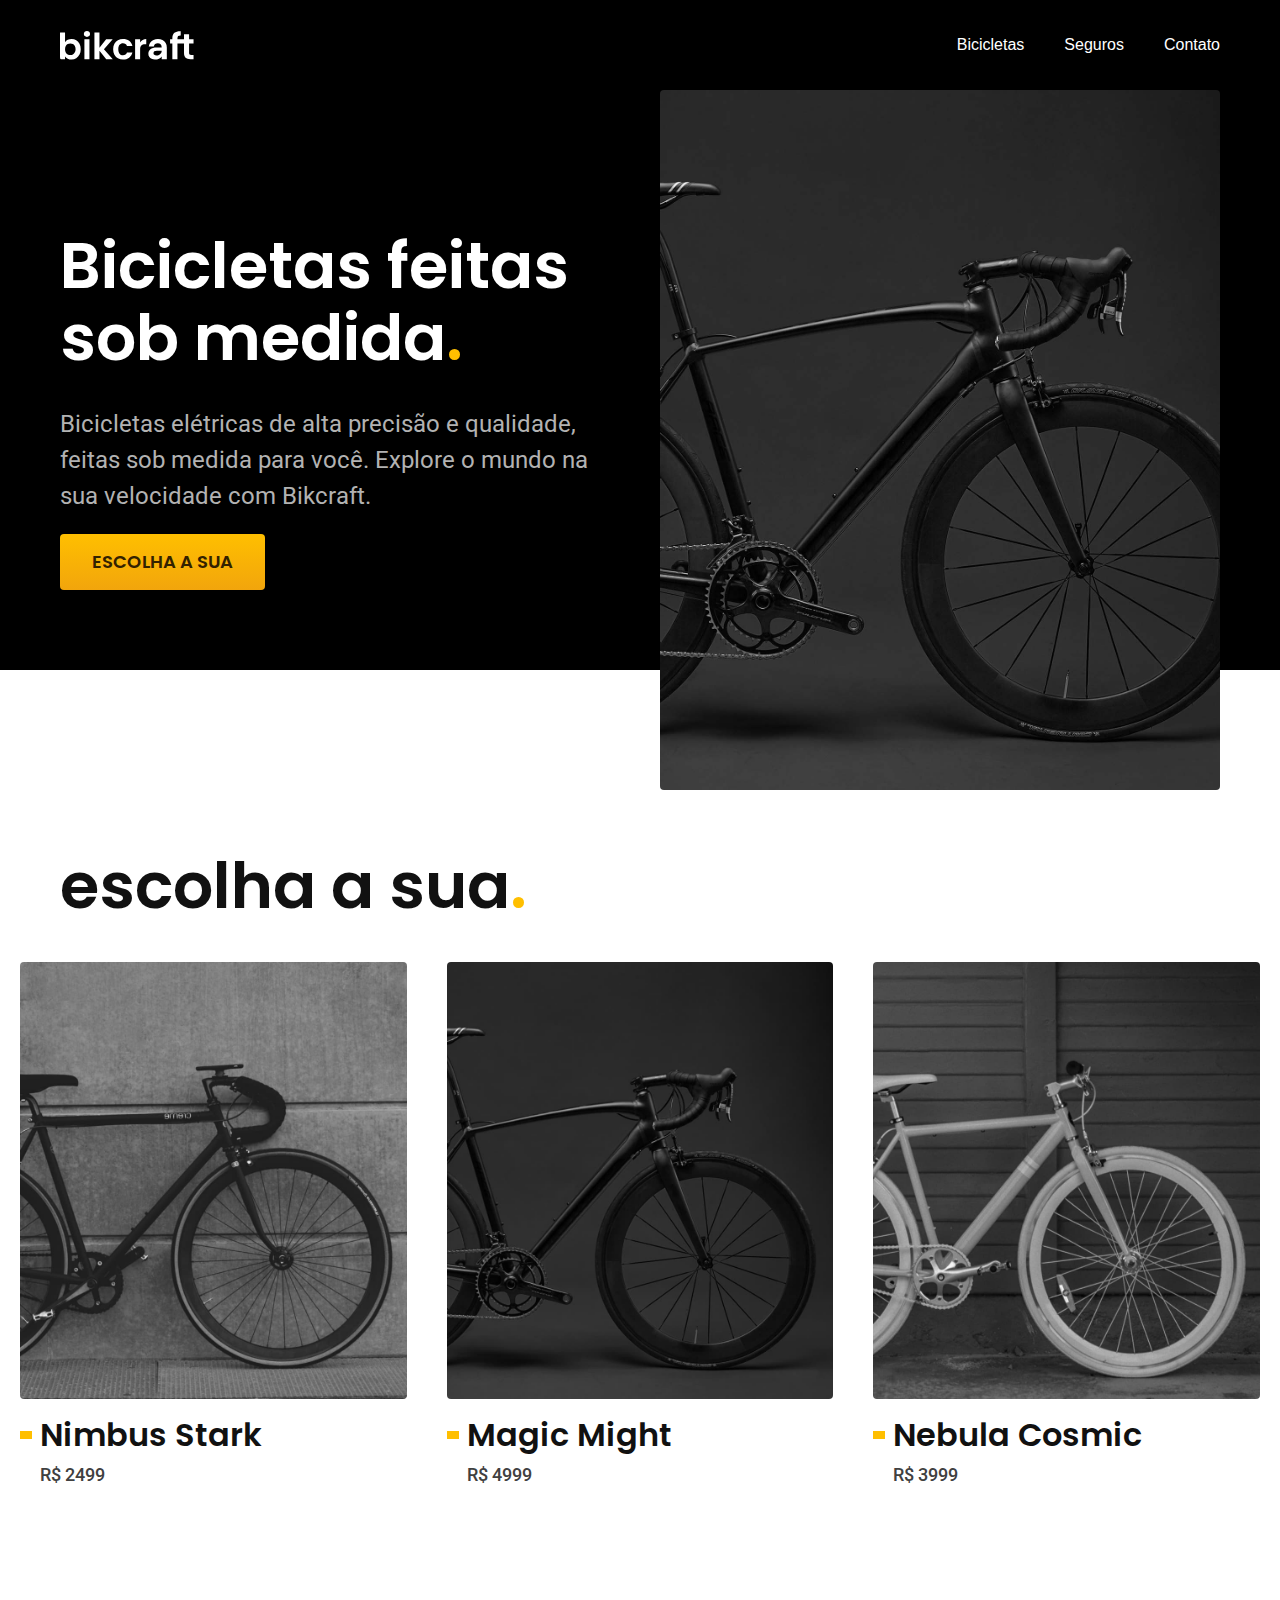
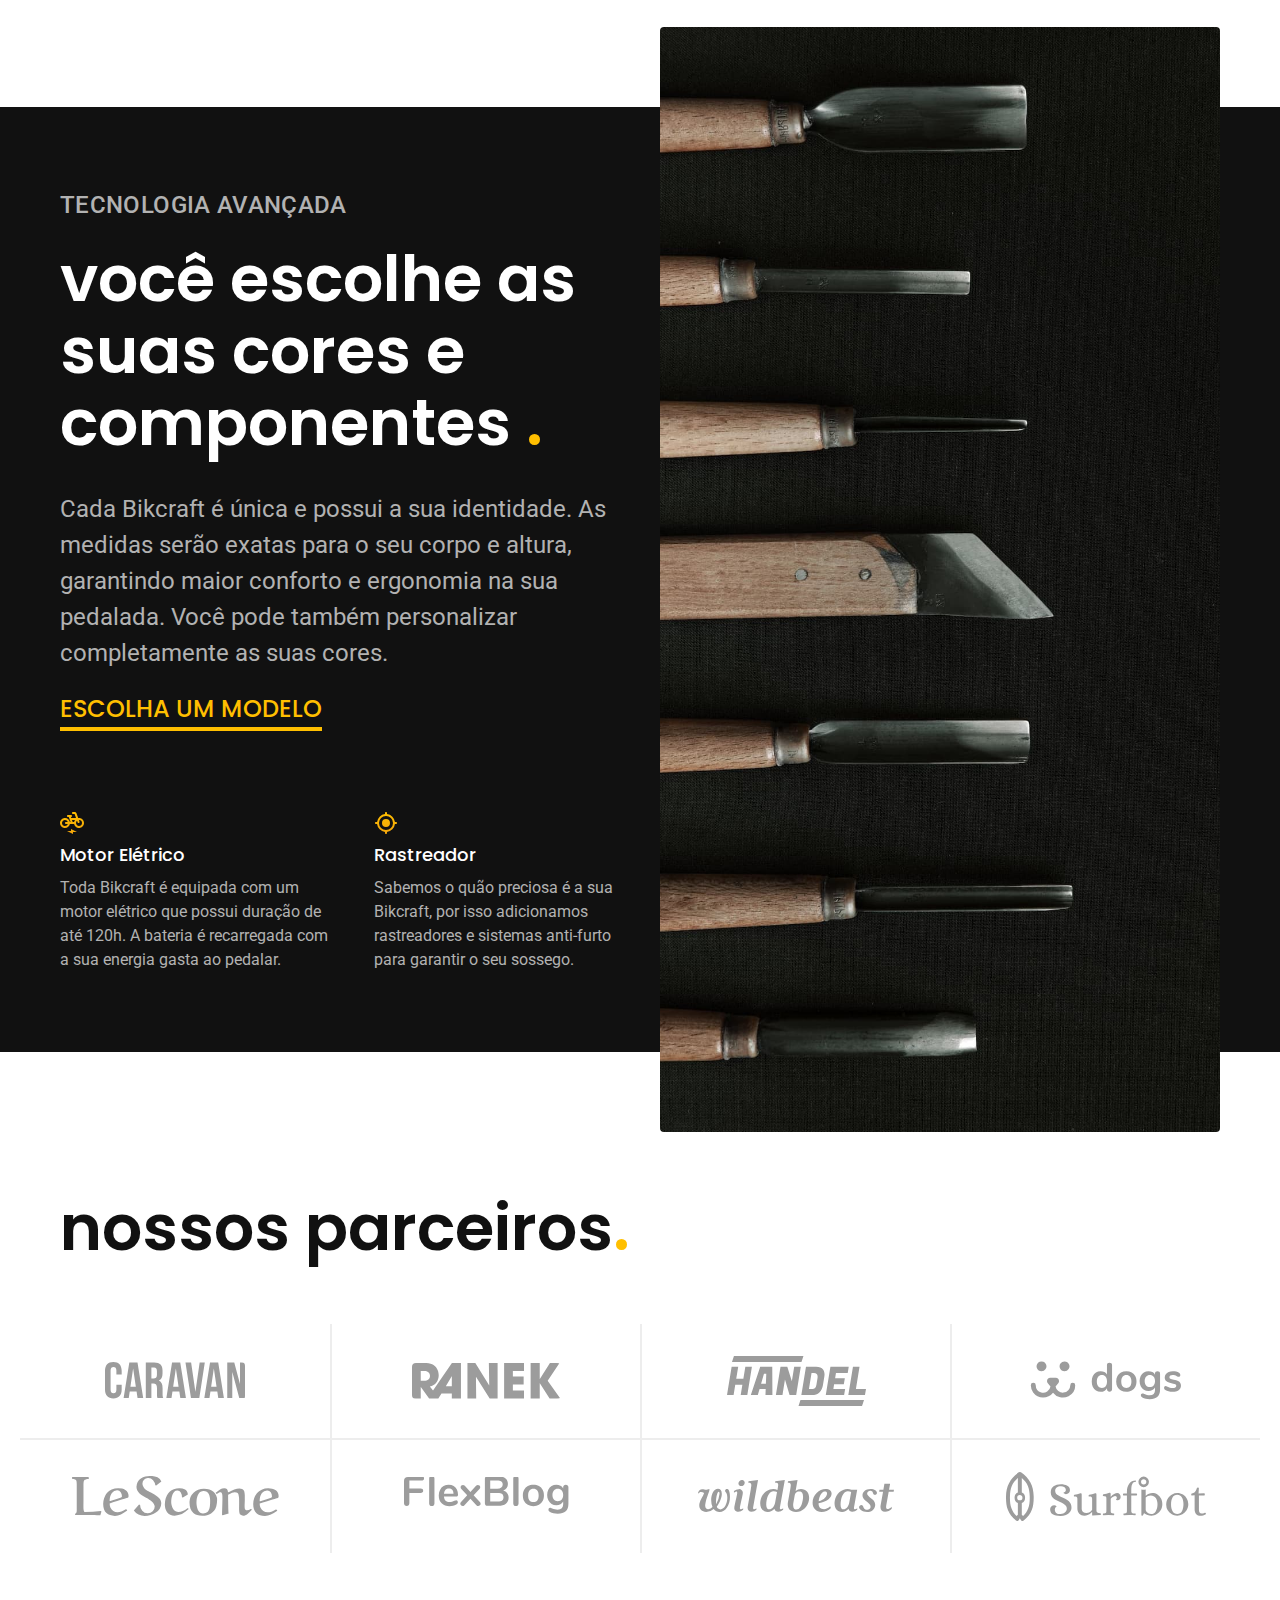
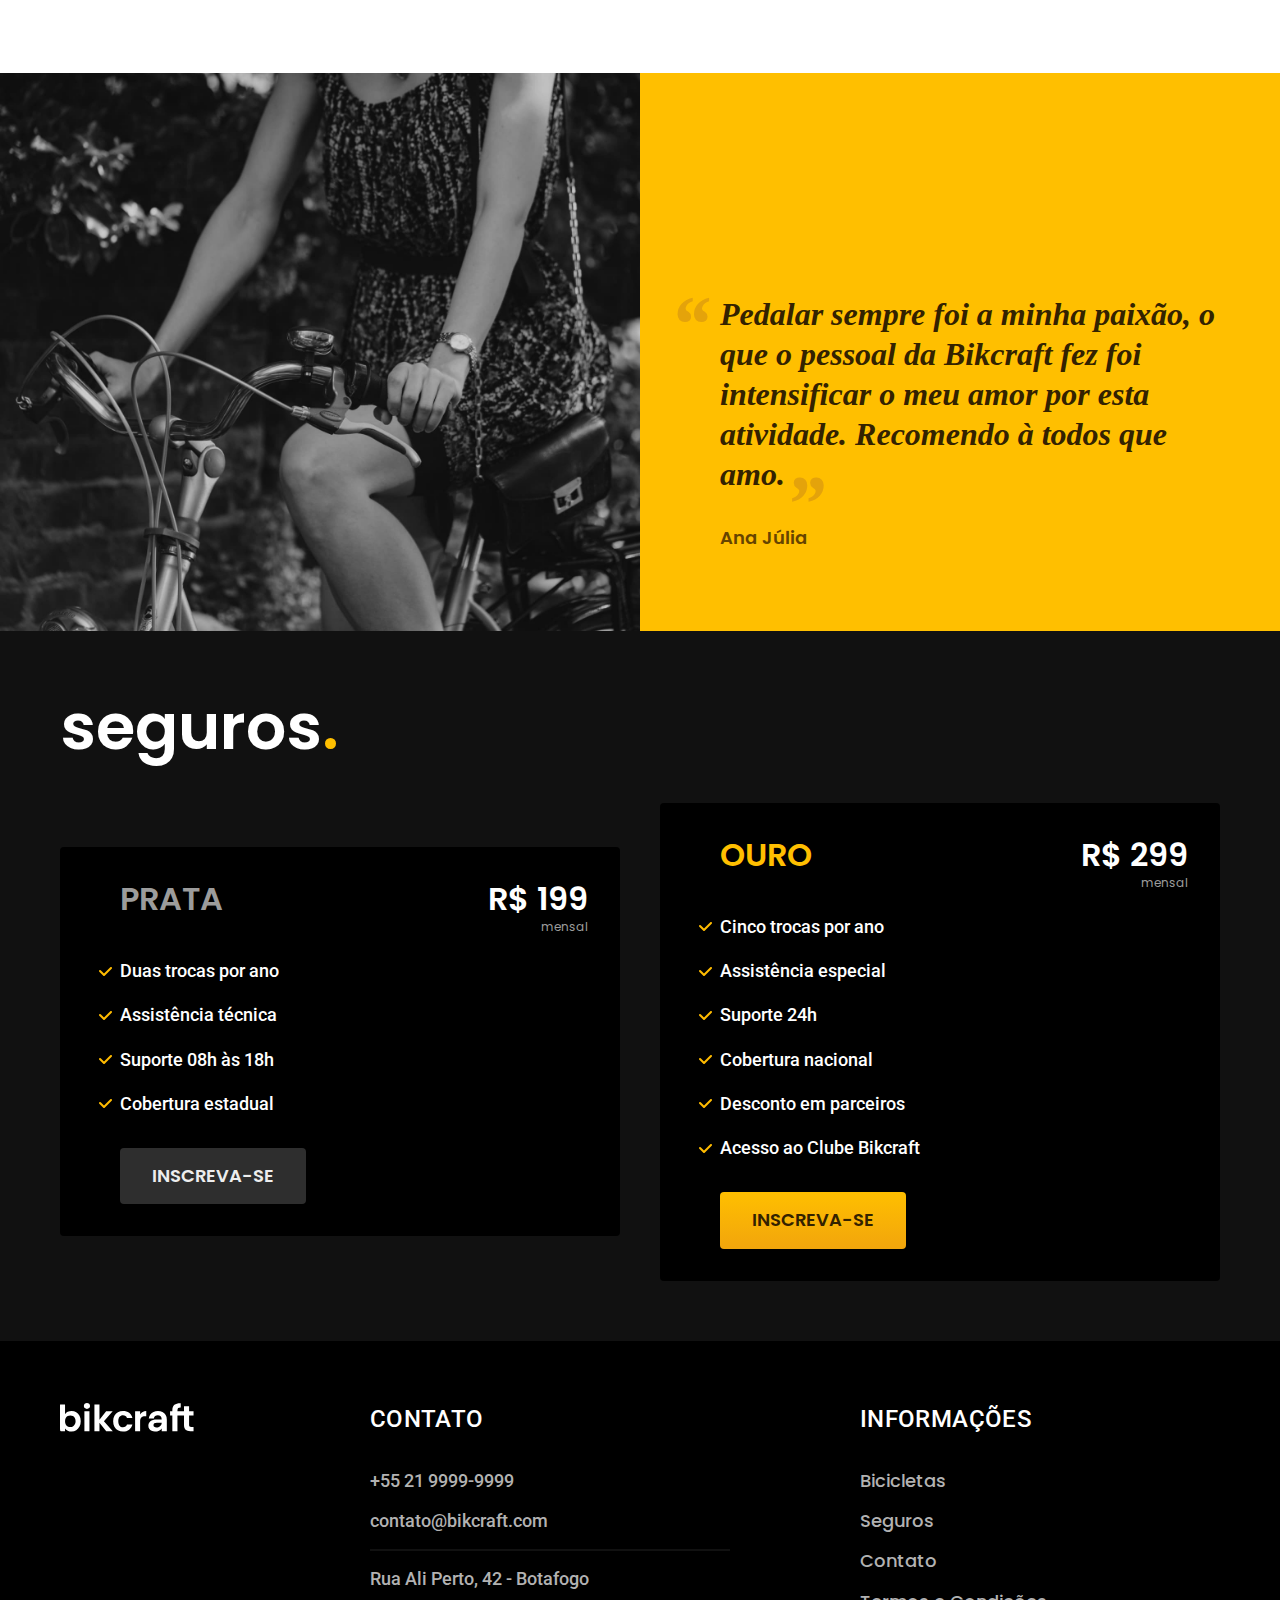
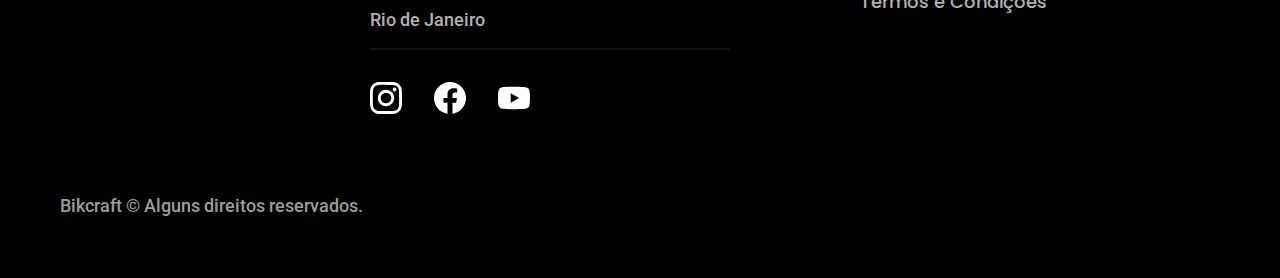
<file: index.html>
<!DOCTYPE html>
<html lang="pt-br">
<head>
  <meta charset="UTF-8">
  <meta name="viewport" content="width=device-width, initial-scale=1.0">
  <title>Bikcraft - Bicicletas Elétricas</title>
  <meta name="description" content="Bicicletas elétricas de alta precisão e qualidade,
  feitas sob medida para o cliente. Explore o mundo na sua velocidade com Bikcraft">

  <link rel="stylesheet" href="./css/style.css">

  <link rel="preconnect" href="https://fonts.googleapis.com">
  <link rel="preconnect" href="https://fonts.gstatic.com" crossorigin>
  <link href="https://fonts.googleapis.com/css2?family=Merriweather&family=Poppins:wght@400;600&family=Roboto:wght@400;500&display=swap" rel="stylesheet">
</head>

<body>
  <header class="header-bg">
    <div class="header container">
      <a href="./">
        <img src="./img/bikcraft.svg" alt="Bikcraft">
      </a>
      <nav aria-label="primaria">
        <ul class="header-menu  cor-0">
          <li><a href="./bicicletas.html">Bicicletas</a></li>
          <li><a href="./seguros.html">Seguros</a></li>
          <li><a href="./contato.html">Contato</a></li>
        </ul>
      </nav>
    </div>
  </header>

  <main class="introducao-bg">
    <div class="introducao container">
      <div class="introducao-conteudo">
       <h1 class="font-1-xxl font-1-m cor-0">Bicicletas feitas sob medida<span class="cor-p1">.</span></h1>
       <p class="font-2-l cor-5">Bicicletas elétricas de alta precisão e qualidade, feitas 
       sob medida para você. Explore o mundo na sua velocidade 
       com Bikcraft.</p>
       <a  class="botao" href="./bicicletas.html">Escolha a sua</a>
      </div>
      <div class="introducao-imagem">
        <img src="./img/fotos/introducao.jpg" alt="Bicicleta elétrica preta">
      </div>
    </div>
  </main>

  <article class="bicicletas-lista">
    <h2 class="container font-1-xxl ">escolha a sua<span class="cor-p1">.</span></h2>

    <ul>
      <li>
        <a href="./bicicletas/magic.html">
         <img src="./img/bicicletas/magic-home.jpg" alt="Bicicleta preta">
         <h3 class="font-1-xl">Nimbus Stark</h3>
         <span class="font-2-m cor-8">R$ 2499</span>
        </a>
      </li>

      <li>
        <a href="./bicicletas/nimbus.html">
         <img src="./img/bicicletas/nimbus-home.jpg" alt="Bicicleta preta">
         <h3 class="font-1-xl">Magic Might</h3>
         <span class="font-2-m cor-8">R$ 4999</span>
        </a>
      </li>

      <li>
        <a href="./bicicletas/nebula.html">
         <img src="./img/bicicletas/nebula-home.jpg"Bicicleta preta">
         <h3 class="font-1-xl">Nebula Cosmic</h3>
         <span class="font-2-m cor-8">R$ 3999</span>
        </a>
      </li>
    </ul>
  </article>

  <article class="tecnologia-bg">
    <div class="tecnologia container">
      <div class="tecnologia-conteudo">
        <span class="font-2-l-b cor-5">Tecnologia Avançada</span>
        <h2 class="font-1-xxl cor-0">você escolhe as suas cores e componentes <span class="cor-p1">.</span></h2>
        <p class="font-2-l cor-5">Cada Bikcraft é única e possui a sua identidade. As medidas serão exatas para o seu corpo e altura, garantindo maior conforto e ergonomia na sua pedalada. Você pode também personalizar completamente as suas cores.</p>
        <a class="link" href="./bicicletas.html">escolha um modelo</a>
       <div class="tecnologia-vantagens">
          <div>
            <img src="./img/icones/eletrica.svg" alt="">
            <h3 class="font-1-m cor-0">Motor Elétrico</h3>
            <p class="font-2-s cor-5">Toda Bikcraft é equipada com um motor elétrico que possui duração de até 120h. A bateria é recarregada com a sua energia gasta ao pedalar.</p>
          </div>

          <div>
            <img src="./img/icones/rastreador.svg" alt="">
            <h3 class="font-1-m cor-0">Rastreador</h3>
            <p class="font-2-s cor-5">Sabemos o quão preciosa é a sua Bikcraft, por isso adicionamos rastreadores e sistemas anti-furto para garantir o seu sossego.</p>
          </div>
        </div>
      </div>
      <div class="tecnologia-imagem">
        <img src="./img/fotos/tecnologia.jpg" alt="">
      </div>
    </div>
  </article>

  <section class="parceiros" aria-label="Nossos Parceiros">
    <h2 class="container font-1-xxl ">nossos parceiros<span class="cor-p1">.</span></h2>

    <ul>
      <li><img src="./img/parceiros/caravan.svg" alt="caravan"></li>
      <li><img src="./img/parceiros/ranek.svg" alt="ranek"></li>
      <li><img src="./img/parceiros/handel.svg" alt="handel"></li>
      <li><img src="./img/parceiros/dogs.svg" alt="dogs"></li>
      <li><img src="./img/parceiros/lescone.svg" alt="lescone"></li>
      <li><img src="./img/parceiros/flexblog.svg" alt="flexblog"></li>
      <li><img src="./img/parceiros/wildbeast.svg" alt="wildbeast"></li>
      <li><img src="./img/parceiros/surfbot.svg" alt="surfbot"></li>
    </ul>
  </section>

  <section class="depoimento" arai-label="Depoimento">
    <div>
      <img src="./img/fotos/depoimento.jpg" alt="Pessoa pedalando uma bicicleta Bikcraft">
    </div>

    <div class="depoimento-conteudo">
      <blockquote class="font-1-xl cor-p5">
        <p>Pedalar sempre foi a minha paixão, o que o pessoal da Bikcraft fez foi intensificar o meu amor por esta atividade. Recomendo à todos que amo.</p>
      </blockquote>
      <span class="font-1-m-b cor-p4">Ana Júlia</span>
    </div>
  </section>

  <article class="seguros-bg">
    <div class="seguros container">
      <h2 class="font-1-xxl cor-0">seguros<span class="cor-p1">.</span></h2>
    
      <div class="seguros-item">
        <h3 class="font-1-xl cor-6">PRATA</h3>
        <span class="font-1-xl cor-0">R$ 199 <span class="font-1-xs cor-6">mensal</span></span>
          <ul class="font-2-m cor-0">
            <li>Duas trocas por ano</li>
            <li>Assistência técnica</li>
            <li>Suporte 08h às 18h</li>
            <li>Cobertura estadual</li>
          </ul>
          <a class="botao secundario" href="./orcamento.html">Inscreva-se</a>
      </div>

      <div class="seguros-item">
        <h3 class="font-1-xl cor-p1">OURO</h3>
        <span class="font-1-xl cor-0">R$ 299 <span class="font-1-xs cor-6">mensal</span></span>

        <ul class="font-2-m cor-0">
          <li>Cinco trocas por ano</li>
          <li>Assistência especial</li>
          <li>Suporte 24h</li>
          <li>Cobertura nacional</li>
          <li>Desconto em parceiros</li>
          <li>Acesso ao Clube Bikcraft</li>
        </ul>
        <a class="botao" href="./orcamento.html">Inscreva-se</a>
      </div>
    </div>
  </article>

  <footer class="footer-bg">
    <div class="footer container">
      <img src="./img/bikcraft.svg" alt="Bikcraft">
      <div class="footer-contato">
        <h3 class="font-2-l-b cor-0">Contato</h3>
        <ul class="font-2-m cor-5">
          <li><a href="tel:+55219999999">+55 21 9999-9999</a></li>
          <li><a href="mailto:contato@bikcraft.com">contato@bikcraft.com</a></li>
          <li>Rua Ali Perto, 42 - Botafogo</li>
          <li>Rio de Janeiro</li>
        </ul>
        <div class="footer-redes">
          <a href="/">
            <img src="./img/redes/instagram.svg" alt="instagram">
          </a>
          <a href="/">
            <img src="./img/redes/facebook.svg" alt="facebook">
          </a>
          <a href="/">
            <img src="./img/redes/youtube.svg" alt="youtube">
          </a>
        </div>
      </div>

      <div class="footer-informacoes">
        <h3 class="font-2-l-b cor-0">Informações</h3>
        <nav>
          <ul class="font-1-m cor-5">
            <li><a href="./bicicletas.html">Bicicletas</a></li>
            <li><a href="./seguros.html">Seguros</a></li>
            <li><a href="./contato.html">Contato</a></li>
            <li><a href="./termos.html">Termos e Condições</a></li>
          </ul>
        </nav>
      </div>
      <p class="footer-copy font-2-m cor-6">Bikcraft © Alguns direitos reservados.</p>
    </div>
  </footer>
</body>
</html>
</file>
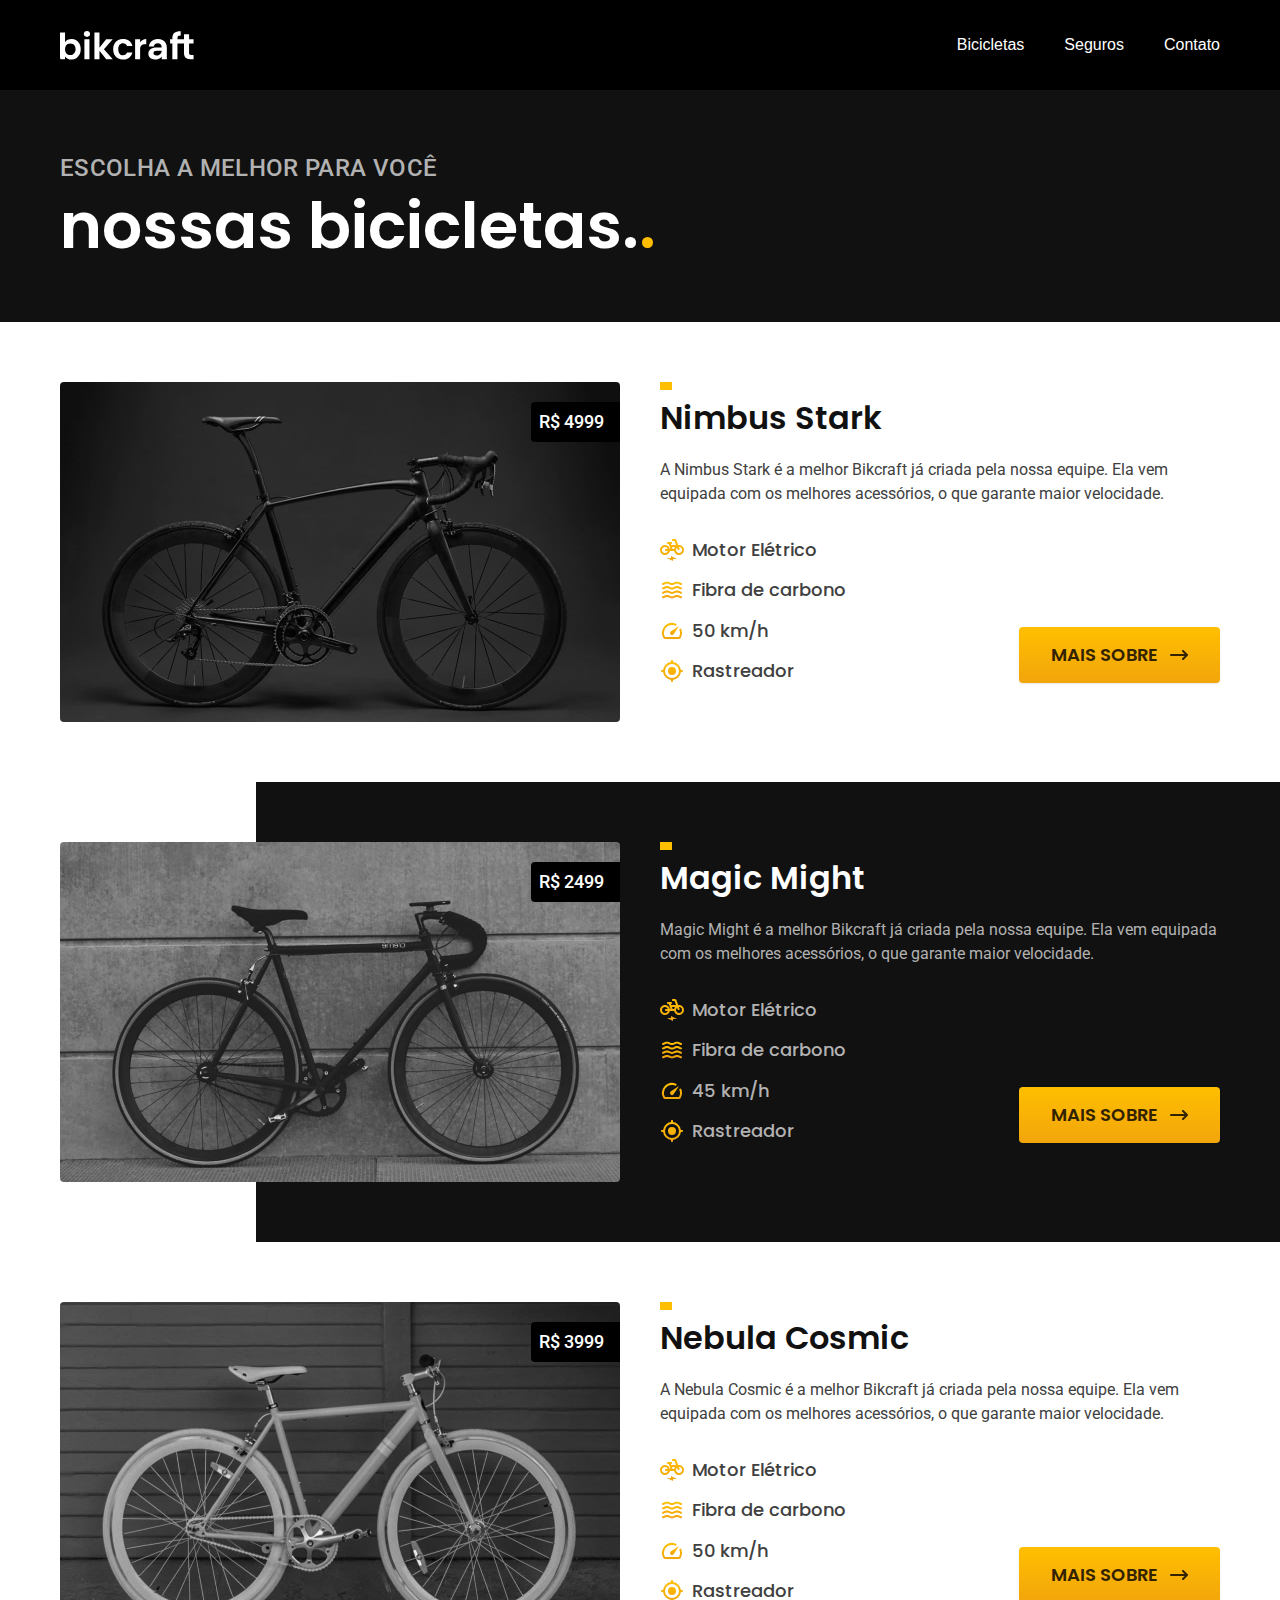
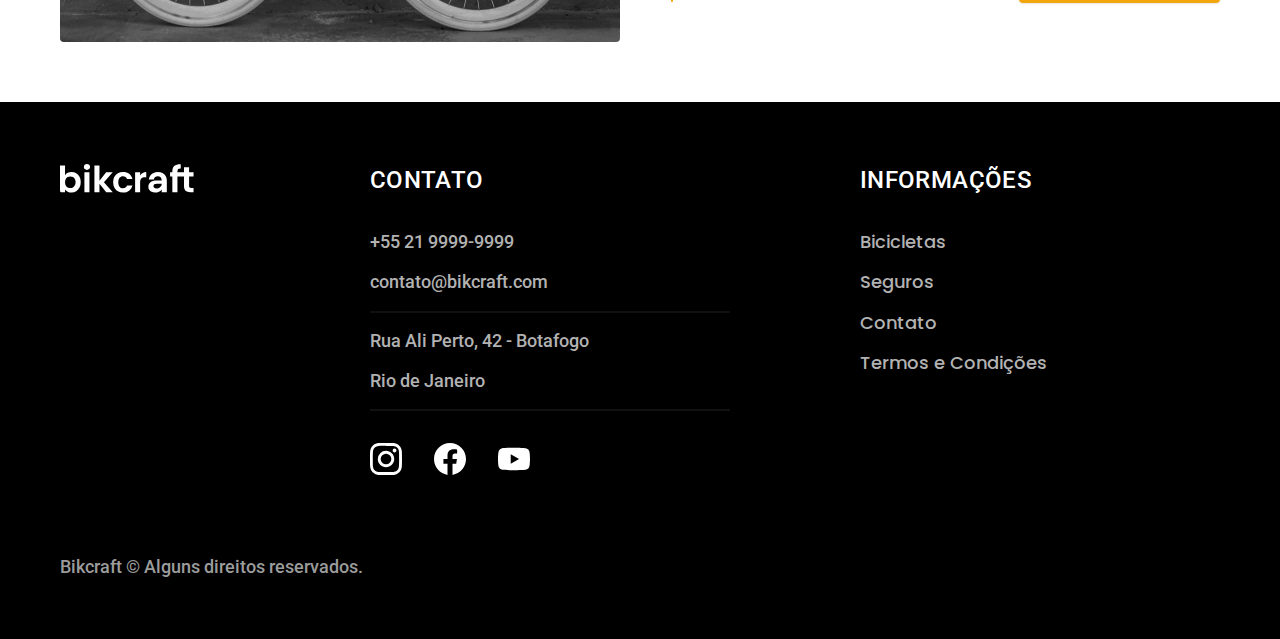
<file: bicicletas.html>
<!DOCTYPE html>
<html lang="pt-br">

<head>
  <meta charset="UTF-8">
  <meta name="viewport" content="width=device-width, initial-scale=1.0">
  
  <title>Bicicletas | Bikcraft</title>
  <meta name="description" content="Termos e condições">

  <link rel="stylesheet" href="./css/style.css">

   <link rel="preconnect" href="https://fonts.googleapis.com">
   <link rel="preconnect" href="https://fonts.gstatic.com" crossorigin>
   <link href="https://fonts.googleapis.com/css2?family=Merriweather&family=Poppins:wght@400;600&family=Roboto:wght@400;500&display=swap" rel="stylesheet">
</head>
  
<body id="bicicletas">
  <header class="header-bg">
    <div class="header container">
      <a href="./">
        <img src="./img/bikcraft.svg" alt="Bikcraft">
      </a>
      <nav aria-label="primaria">
        <ul class="header-menu  cor-0">
          <li><a href="./bicicletas.html">Bicicletas</a></li>
          <li><a href="./seguros.html">Seguros</a></li>
          <li><a href="./contato.html">Contato</a></li>
        </ul>
      </nav>
    </div>
  </header>

  <main>
    <div class="titulo-bg">
      <div class="titulo container">
        <p class="font-2-l-b cor-5">Escolha a melhor para você</p>
        <h1 class="font-1-xxl cor-0">nossas bicicletas.<span class="cor-p1">.</span></h1>
      </div>
    </div>

  
    <div class="bicicletas container">
      <div class="bicicletas-imagem">
        <img src="./img/bicicletas/nimbus.jpg" alt="Bicleta preta">
        <span class="font-2-m cor-0">R$ 4999</span>
      </div>

      <div class="bicicletas-conteudo">
        <h2 class="font-1-xl">Nimbus Stark</h2>
        <p class="font-2-s cor-8">A Nimbus Stark é a melhor Bikcraft já criada pela nossa equipe. Ela vem equipada com os melhores acessórios, o que garante maior velocidade.</p>
        <ul class="font-1-m cor-8">
          <li><img src="./img/icones/eletrica.svg" alt="">Motor Elétrico</li>
          <li><img src="./img/icones/carbono.svg" alt="">Fibra de carbono</li>
          <li><img src="./img/icones/velocidade.svg" alt="">50 km/h</li>
          <li><img src="./img/icones/rastreador.svg" alt="">Rastreador</li>
        </ul>
        <a class="botao seta" href="./bicicletas/nimbus.html">Mais Sobre</a>
      </div>
    </div>


    <div class="bicicletas-bg">
      <div class="bicicletas container">
        <div class="bicicletas-imagem">
          <img src="./img/bicicletas/magic.jpg" alt="Bicleta preta">
          <span class="font-2-m cor-0">R$ 2499</span>
        </div>

        <div class="bicicletas-conteudo">
          <h2 class="font-1-xl cor-0">Magic Might</h2>
          <p class="font-2-s cor-5">Magic Might é a melhor Bikcraft já criada pela nossa equipe. Ela vem equipada com os melhores acessórios, o que garante maior velocidade.</p>
          <ul class="font-1-m cor-5">
            <li><img src="./img/icones/eletrica.svg" alt="">Motor Elétrico</li>
            <li><img src="./img/icones/carbono.svg" alt="">Fibra de carbono</li>
            <li><img src="./img/icones/velocidade.svg" alt="">45 km/h</li>
            <li><img src="./img/icones/rastreador.svg" alt="">Rastreador</li>
          </ul>
          <a class="botao seta" href="./bicicletas/magic.html">Mais Sobre</a>
        </div>
      </div>
    </div>

  
    <div class="bicicletas container">
      <div class="bicicletas-imagem">
        <img src="./img/bicicletas/nebula.jpg" alt="Bicleta preta">
        <span class="font-2-m cor-0">R$ 3999</span>
      </div>

      <div class="bicicletas-conteudo">
        <h2 class="font-1-xl">Nebula Cosmic</h2>
        <p class="font-2-s cor-8">A Nebula Cosmic é a melhor Bikcraft já criada pela nossa equipe. Ela vem equipada com os melhores acessórios, o que garante maior velocidade.</p>
        <ul class="font-1-m cor-8">
          <li><img src="./img/icones/eletrica.svg" alt="">Motor Elétrico</li>
          <li><img src="./img/icones/carbono.svg" alt="">Fibra de carbono</li>
          <li><img src="./img/icones/velocidade.svg" alt="">50 km/h</li>
          <li><img src="./img/icones/rastreador.svg" alt="">Rastreador</li>
        </ul>
        <a class="botao seta" href="./bicicletas/nebula.html">Mais Sobre</a>
      </div>
    </div>
  </main>


  <footer class="footer-bg">
    <div class="footer container">
      <img src="./img/bikcraft.svg" alt="Bikcraft">
      <div class="footer-contato">
        <h3 class="font-2-l-b cor-0">Contato</h3>
        <ul class="font-2-m cor-5">
          <li><a href="tel:+55219999999">+55 21 9999-9999</a></li>
          <li><a href="mailto:contato@bikcraft.com">contato@bikcraft.com</a></li>
          <li>Rua Ali Perto, 42 - Botafogo</li>
          <li>Rio de Janeiro</li>
        </ul>
        <div class="footer-redes">
          <a href="/">
            <img src="./img/redes/instagram.svg" alt="instagram">
          </a>
          <a href="/">
            <img src="./img/redes/facebook.svg" alt="facebook">
          </a>
          <a href="/">
            <img src="./img/redes/youtube.svg" alt="youtube">
          </a>
        </div>
      </div>

      <div class="footer-informacoes">
        <h3 class="font-2-l-b cor-0">Informações</h3>
        <nav>
          <ul class="font-1-m cor-5">
            <li><a href="./bicicletas.html">Bicicletas</a></li>
            <li><a href="./seguros.html">Seguros</a></li>
            <li><a href="./contato.html">Contato</a></li>
            <li><a href="./contato.html">Termos e Condições</a></li>
          </ul>
        </nav>
      </div>
      <p class="footer-copy font-2-m cor-6">Bikcraft © Alguns direitos reservados.</p>
    </div>
  </footer>
</body>
</html>
</file>
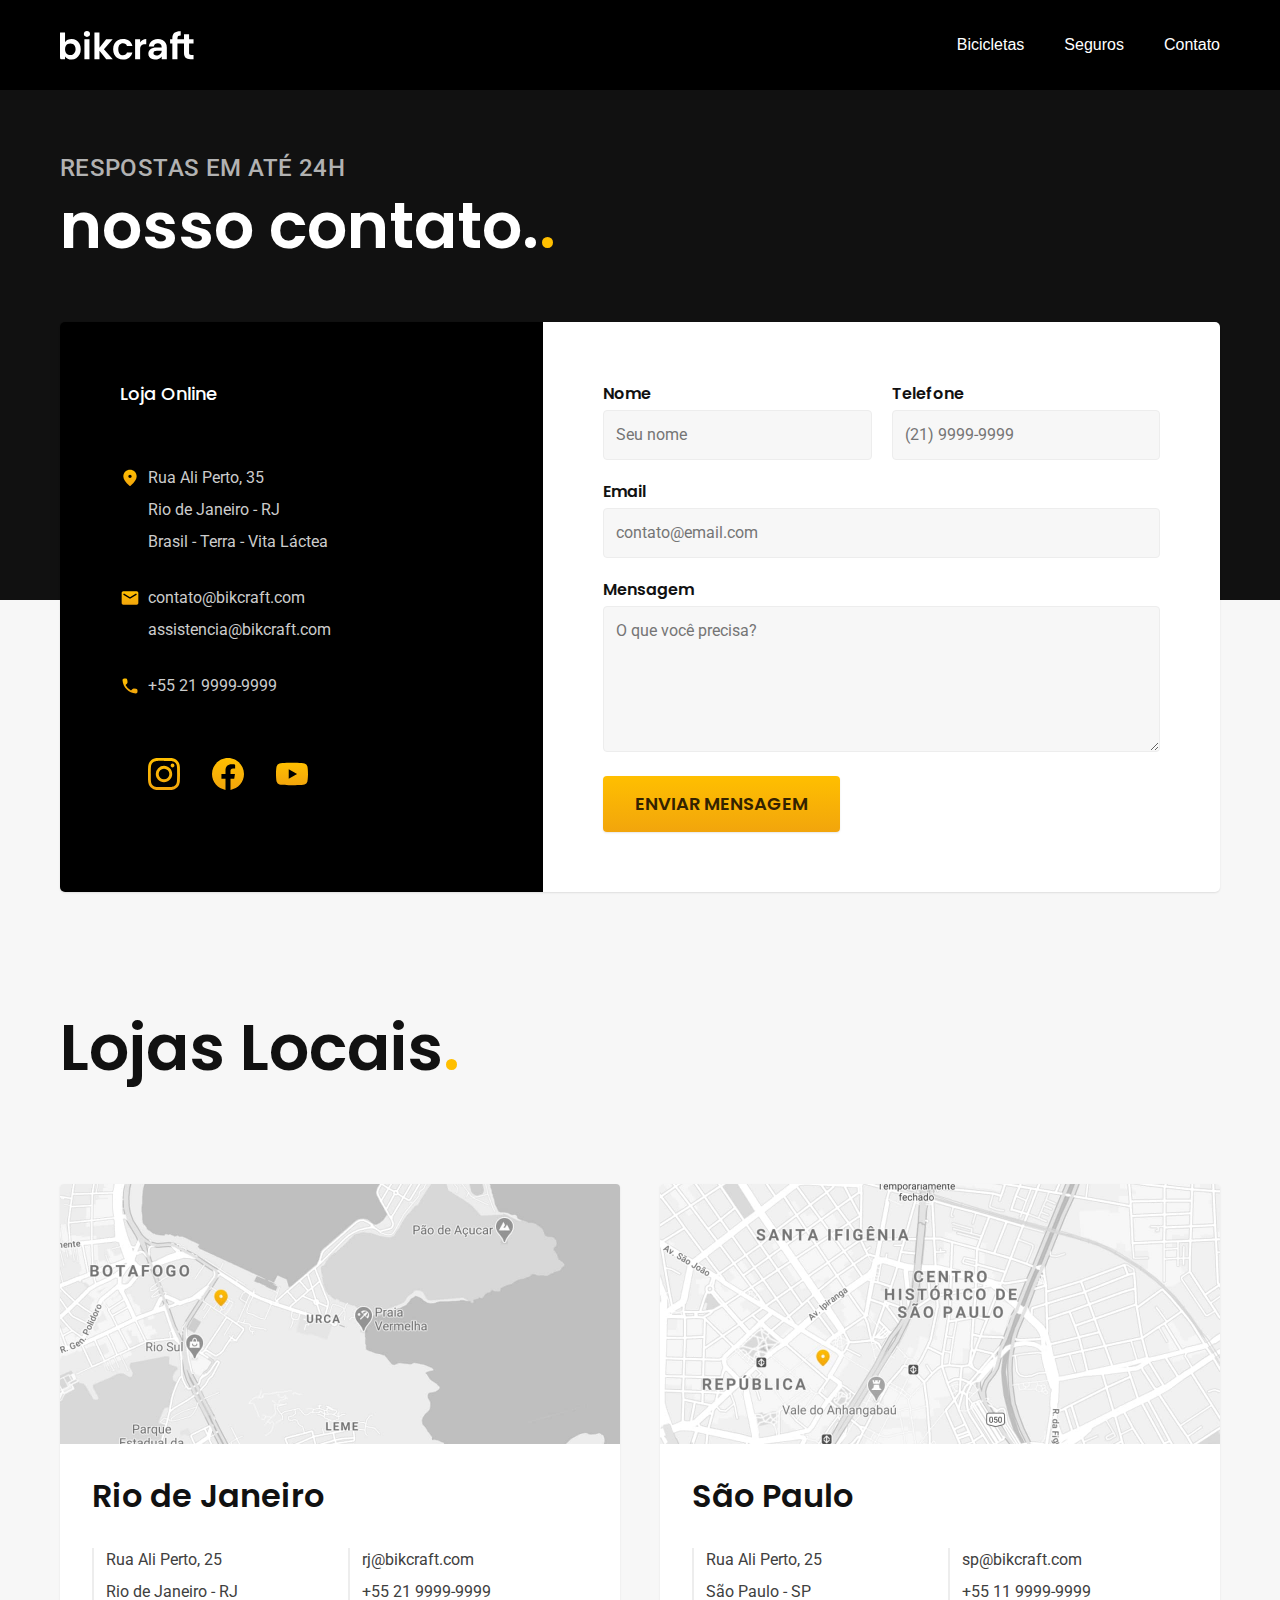
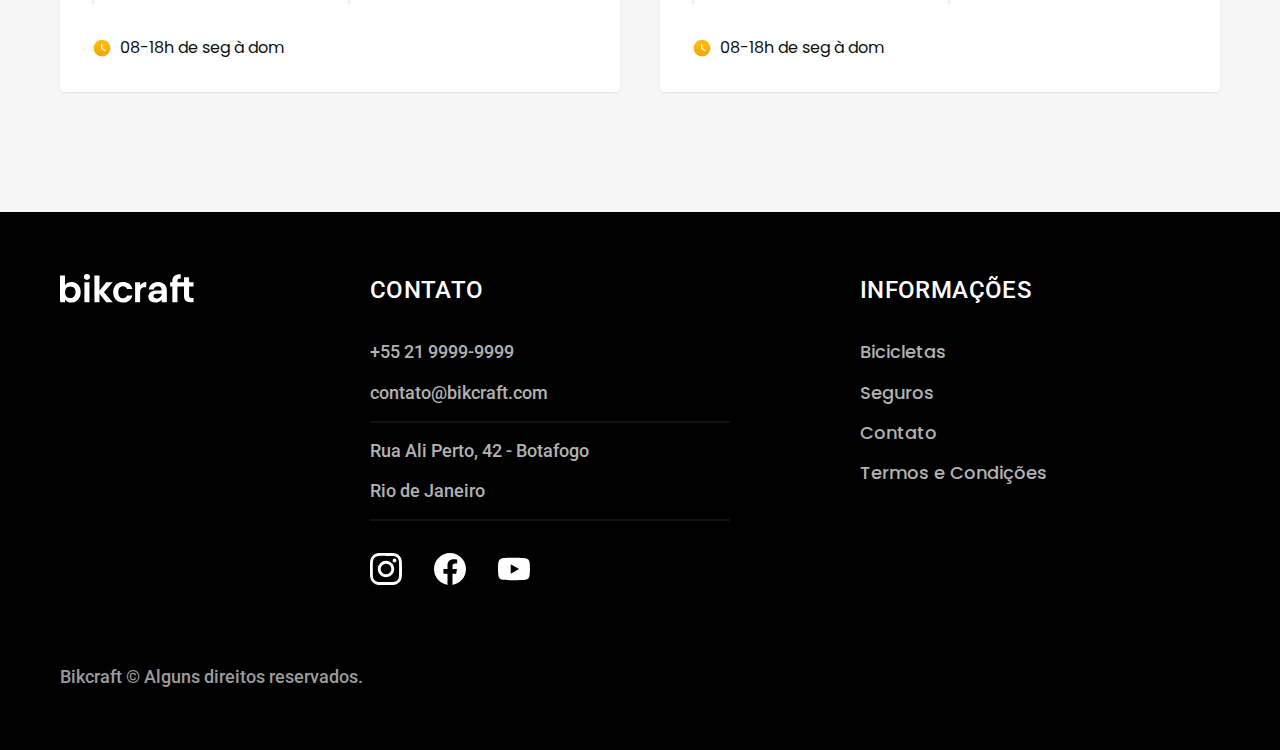
<file: contato.html>
<!DOCTYPE html>
<html lang="pt-br">

<head>
  <meta charset="UTF-8">
  <meta name="viewport" content="width=device-width, initial-scale=1.0">

  <title>Contato | Bikcraft</title>
  <meta name="description" content="Termos e condições">

  <link rel="stylesheet" href="./css/style.css">

  <link rel="preconnect" href="https://fonts.googleapis.com">
  <link rel="preconnect" href="https://fonts.gstatic.com" crossorigin>
  <link
    href="https://fonts.googleapis.com/css2?family=Merriweather&family=Poppins:wght@400;600&family=Roboto:wght@400;500&display=swap"
    rel="stylesheet">
</head>

<body id="contato">
  <header class="header-bg">
    <div class="header container">
      <a href="./">
        <img src="./img/bikcraft.svg" alt="Bikcraft">
      </a>
      <nav aria-label="primaria">
        <ul class="header-menu  cor-0">
          <li><a href="./bicicletas.html">Bicicletas</a></li>
          <li><a href="./seguros.html">Seguros</a></li>
          <li><a href="./contato.html">Contato</a></li>
        </ul>
      </nav>
    </div>
  </header>

  <main>
    <div class="titulo-bg">
      <div class="titulo container">
        <p class="font-2-l-b cor-5">respostas em até 24h</p>
        <h1 class="font-1-xxl cor-0">nosso contato.<span class="cor-p1">.</span></h1>
      </div>
    </div>

    <div class="contato container">
      <section class="contato-dados" aria-label="Endereço">
        <h2 class="font-1-m cor-0">Loja Online</h2>
        <div class="contato-endereco font-2-s cor-4">
          <p>Rua Ali Perto, 35</p>
          <p>Rio de Janeiro - RJ</p>
          <p>Brasil - Terra - Vita Láctea</p>
        </div>

        <address class="contato-meios font-2-s cor-4">
          <a href="mailto:contato@bikcraft.com">contato@bikcraft.com</a>
          <a href="mailto:assistencia@bikcraft.com"> assistencia@bikcraft.com</a>
          <a href="tel:+55 21 9999-9999">+55 21 9999-9999</a>
        </address>
        <div class="contato-redes">
          <a href="/">
            <img src="./img/redes/instagram-p.svg" alt="instagram">
          </a>
          <a href="/">
            <img src="./img/redes/facebook-p.svg" alt="facebook">
          </a>
          <a href="/">
            <img src="./img/redes/youtube-p.svg" alt="youtube">
          </a>
        </div>
      </section>

      <section class="contato-formulario" aria-label="Formulário">
        <form class="form" action="./contato.html">
          <div>
            <label for="nome">Nome</label>
            <input type="text" id="nome" name="nome" placeholder="Seu nome">
          </div>

          <div>
            <label for="Telefone">Telefone</label>
            <input type="text" id="telefone" name="telefone" placeholder="(21) 9999-9999">
          </div>

          <div class="col-2">
            <label for="email">Email</label>
            <input type="email" id="email" name="email" placeholder="contato@email.com">
          </div>

          <div class="col-2">
            <label for="mensagem">Mensagem</label>
            <textarea rows="5" id="mensagem" name="mensagem" placeholder="O que você precisa?"></textarea>
          </div>

          <button class="botao col-2">ENVIAR MENSAGEM</button>
        </form>
      </section>
    </div>
  </main>

  <article class="lojas container">
    <h2 class="font-1-xxl">Lojas Locais<span class="cor-p1">.</span></h2>
    <div class="lojas-item">
      <img src="./img/lojas/rj.jpg" alt="mapa marcando o endereço em Rua Ali Perto, 25 - Rio de Janeiro - RJ">
      <div class="lojas-conteudo">
        <h3 class="font-1-xl">Rio de Janeiro</h3>
        <div class="lojas-dados font-2-s cor-8">
          <p>Rua Ali Perto, 25 </p>
          <p>Rio de Janeiro - RJ</p>
        </div>

        <div class="lojas-dados font-2-s cor-8">
          <a href="mailto:rj@bikcraft.com">rj@bikcraft.com</a>
          <a href="tel:+55 21 9999-9999">+55 21 9999-9999</a>
        </div>
        <p  class="lojas-tempo font-1-s"><img src="./img/icones/horario.svg" alt="">08-18h de seg à dom</p>
      </div>
    </div>

    <div class="lojas-item">
      <img src="./img/lojas/sp.jpg" alt="mapa marcando o endereço em Rua Ali Perto, 25 - São Paulo - SP">
      <div class="lojas-conteudo">
        <h3 class="font-1-xl">São Paulo</h3>
        <div class="lojas-dados font-2-s cor-8">
          <p>Rua Ali Perto, 25 </p>
          <p>São Paulo - SP</p>
        </div>

        <div class="lojas-dados font-2-s cor-8">
          <a href="mailto:sp@bikcraft.com">sp@bikcraft.com</a>
          <a href="tel:+55 21 9999-9999">+55 11 9999-9999</a>
        </div>
        <p class="lojas-tempo font-1-s"><img src="./img/icones/horario.svg" alt="">08-18h de seg à dom</p>
      </div>
    </div>
  </article>


  <footer class="footer-bg">
    <div class="footer container">
      <img src="./img/bikcraft.svg" alt="Bikcraft">
      <div class="footer-contato">
        <h3 class="font-2-l-b cor-0">Contato</h3>
        <ul class="font-2-m cor-5">
          <li><a href="tel:+55219999999">+55 21 9999-9999</a></li>
          <li><a href="mailto:contato@bikcraft.com">contato@bikcraft.com</a></li>
          <li>Rua Ali Perto, 42 - Botafogo</li>
          <li>Rio de Janeiro</li>
        </ul>
        <div class="footer-redes">
          <a href="/">
            <img src="./img/redes/instagram.svg" alt="instagram">
          </a>
          <a href="/">
            <img src="./img/redes/facebook.svg" alt="facebook">
          </a>
          <a href="/">
            <img src="./img/redes/youtube.svg" alt="youtube">
          </a>
        </div>
      </div>

      <div class="footer-informacoes">
        <h3 class="font-2-l-b cor-0">Informações</h3>
        <nav>
          <ul class="font-1-m cor-5">
            <li><a href="./bicicletas.html">Bicicletas</a></li>
            <li><a href="./seguros.html">Seguros</a></li>
            <li><a href="./contato.html">Contato</a></li>
            <li><a href="./contato.html">Termos e Condições</a></li>
          </ul>
        </nav>
      </div>
      <p class="footer-copy font-2-m cor-6">Bikcraft © Alguns direitos reservados.</p>
    </div>
  </footer>
</body>

</html>
</file>
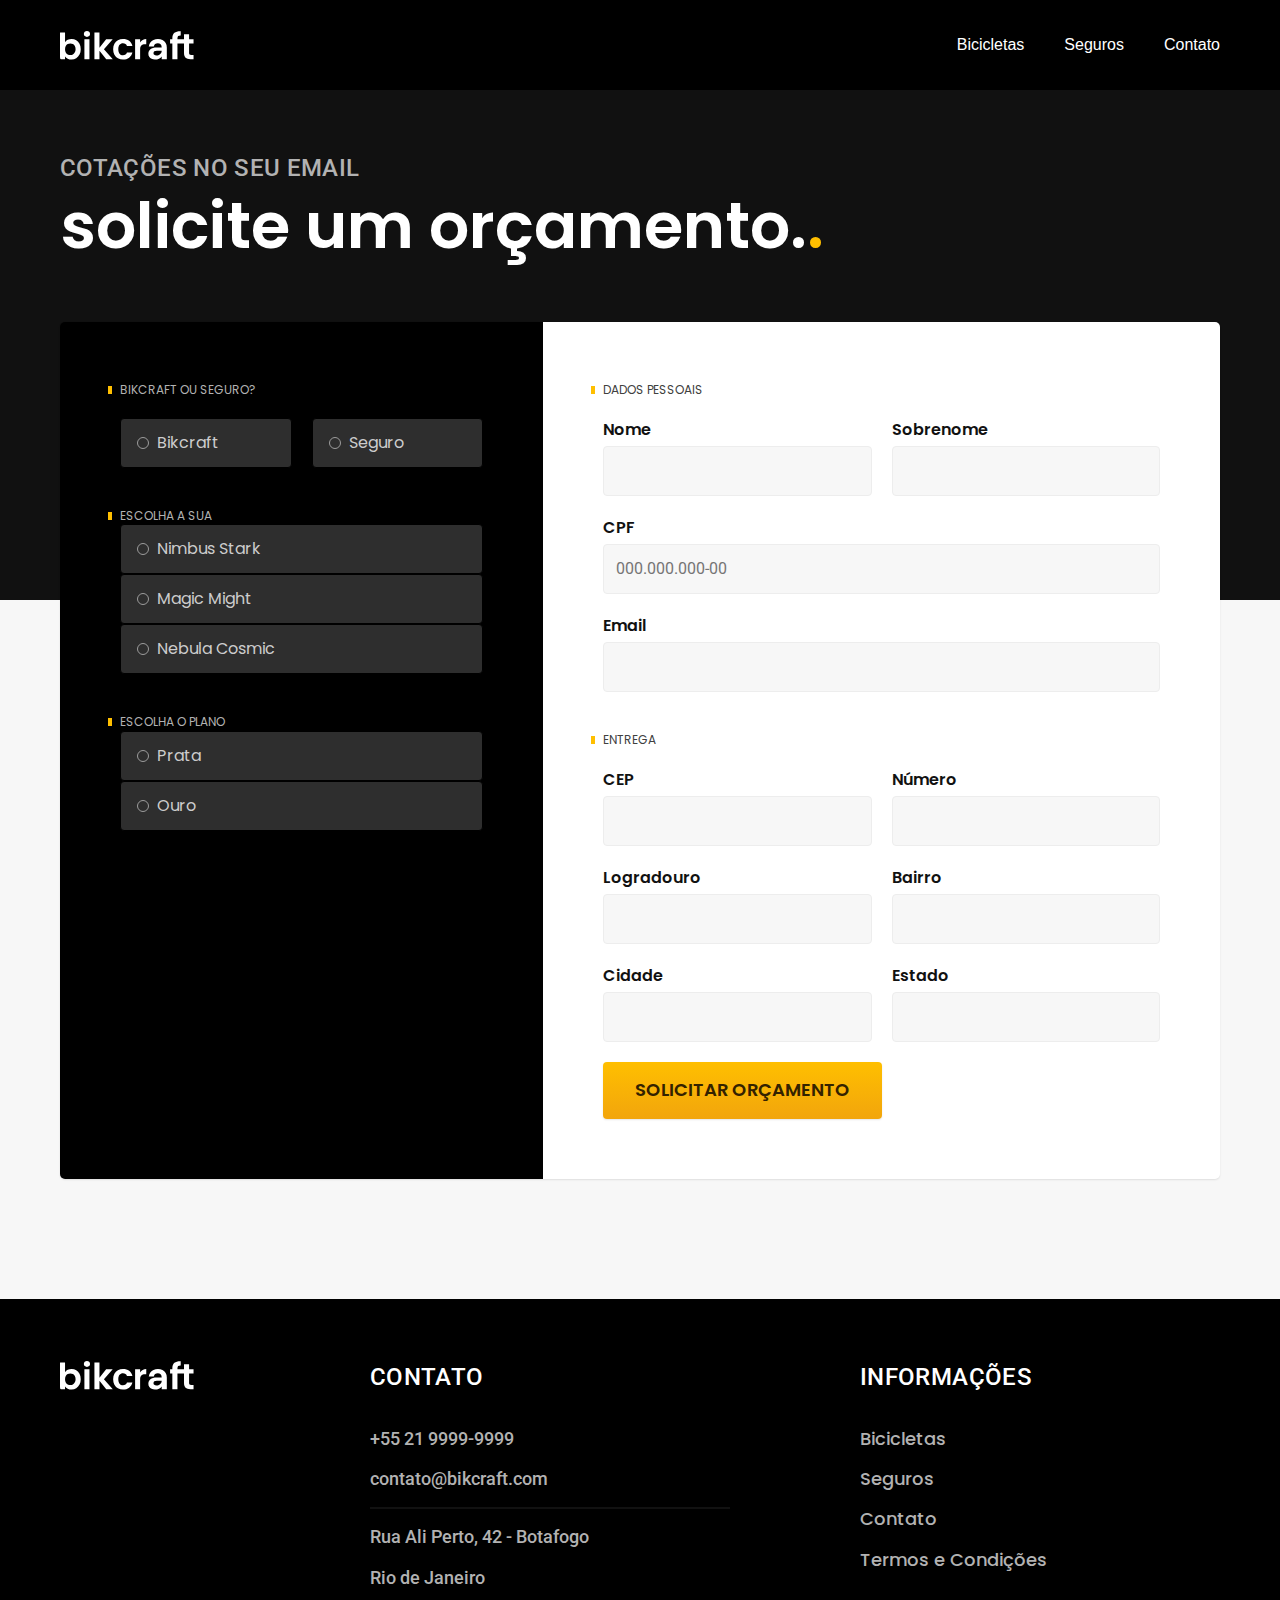
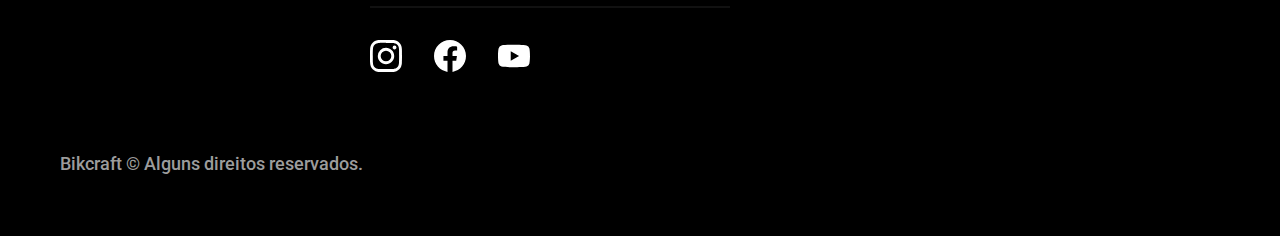
<file: orcamento.html>
<!DOCTYPE html>
<html lang="pt-br">

<head>
  <meta charset="UTF-8">
  <meta name="viewport" content="width=device-width, initial-scale=1.0">
  
  <title>Orçamento | Bikcraft</title>
  <meta name="description" content="Termos e condições">

  <link rel="stylesheet" href="./css/style.css">

  <link rel="preconnect" href="https://fonts.googleapis.com">
  <link rel="preconnect" href="https://fonts.gstatic.com" crossorigin>
  <link href="https://fonts.googleapis.com/css2?family=Merriweather&family=Poppins:wght@400;600&family=Roboto:wght@400;500&display=swap" rel="stylesheet">

</head>
  
<body id="orcamento">
  <header class="header-bg">
    <div class="header container">
      <a href="./">
        <img src="./img/bikcraft.svg" alt="Bikcraft">
      </a>
      <nav aria-label="primaria">
        <ul class="header-menu  cor-0">
          <li><a href="./bicicletas.html">Bicicletas</a></li>
          <li><a href="./seguros.html">Seguros</a></li>
          <li><a href="./contato.html">Contato</a></li>
        </ul>
      </nav>
    </div>
  </header>

  <main>
    <div class="titulo-bg">
      <div class="titulo container">
        <p class="font-2-l-b cor-5">COTAÇÕES NO SEU EMAIL</p>
        <h1 class="font-1-xxl cor-0">solicite um orçamento.<span class="cor-p1">.</span></h1>
      </div>
    </div>

    <form class="orcamento container" action="./">
      <div class="orcamento-produto">
        <h2 class="font-1-xs cor-5">bikcraft ou seguro?</h2>

        <input type="radio" name="tipo" value="bikcraft" id="bikcraft">
        <label for="bikcraft">Bikcraft</label>

        <input type="radio" name="tipo" value="seguro" id="seguro">
        <label for="seguro">Seguro</label>

        <div class="orcamento-conteudo" id="orcamento-bikcraft">
          <h2 class="font-1-xs cor-5">Escolha a sua</h2>
          <input type="radio" name="produto" value="nimbus" id="nimbus">
          <label for="nimbus">Nimbus Stark <span>R$ 4999</span></label>

          <input type="radio" name="produto" value="magic" id="magic">
          <label for="magic">Magic Might <span>R$ 2499</span></label>

          <input type="radio" name="produto" value="nebula" id="nebula">
          <label for="nebula">Nebula Cosmic <span>R$ 3999</span></label>
        </div>

        <div class="orcamento-conteudo" id="orcamento-seguro">
          <h2 class="font-1-xs cor-5">Escolha o plano</h2>

          <input type="radio" name="produto" value="prata" id="prata">
          <label for="prata">Prata<span>R$ 199</span></label>

          <input type="radio" name="produto" value="Ouro" id="Ouro">
          <label for="Ouro">Ouro<span>R$ 299</span></label>
        </div>
      </div>

      <div class="orcamento-dados form">
        <h2 class="font-1-xs cor-9 col-2">dados pessoais</h2>
        <div>
          <label for="nome">Nome</label>
          <input type="text" id="nome" name="nome">
        </div>

        <div>
          <label for="sobrenome">Sobrenome</label>
          <input type="text" id="sobrenome" name="sobrenome">
        </div>

        <div class="col-2">
          <label for="cpf">CPF</label>
          <input type="text" id="cpf" name="cpf" placeholder="000.000.000-00">
        </div>

        <div class="col-2">
          <label for="email">Email</label>
          <input type="email" id="email" name="email">
        </div>

        <h2 class="font-1-xs cor-9 col-2">entrega</h2>
        
        <div>
          <label for="cep">CEP</label>
          <input type="text" id="cep" name="cep">
        </div>

        <div>
          <label for="numero">Número</label>
          <input type="text" id="numero" name="numero">
        </div>

        <div>
          <label for="logradouro">Logradouro</label>
          <input type="text" id="logradouro" name="logradouro">
        </div>

        <div>
          <label for="bairro">Bairro</label>
          <input type="text" id="bairro" name="bairro">
        </div>

        <div>
          <label for="cidade">Cidade</label>
          <input type="text" id="cidade" name="cidade">
        </div>

        <div>
          <label for="estado">Estado</label>
          <input type="text" id="estado" name="estado">
        </div>
        <button class="botao col-2">Solicitar Orçamento</button>
      </div>
    </form>
  </main>


  <footer class="footer-bg">
    <div class="footer container">
      <img src="./img/bikcraft.svg" alt="Bikcraft">
      <div class="footer-contato">
        <h3 class="font-2-l-b cor-0">Contato</h3>
        <ul class="font-2-m cor-5">
          <li><a href="tel:+55219999999">+55 21 9999-9999</a></li>
          <li><a href="mailto:contato@bikcraft.com">contato@bikcraft.com</a></li>
          <li>Rua Ali Perto, 42 - Botafogo</li>
          <li>Rio de Janeiro</li>
        </ul>
        <div class="footer-redes">
          <a href="/">
            <img src="./img/redes/instagram.svg" alt="instagram">
          </a>
          <a href="/">
            <img src="./img/redes/facebook.svg" alt="facebook">
          </a>
          <a href="/">
            <img src="./img/redes/youtube.svg" alt="youtube">
          </a>
        </div>
      </div>

      <div class="footer-informacoes">
        <h3 class="font-2-l-b cor-0">Informações</h3>
        <nav>
          <ul class="font-1-m cor-5">
            <li><a href="./bicicletas.html">Bicicletas</a></li>
            <li><a href="./seguros.html">Seguros</a></li>
            <li><a href="./contato.html">Contato</a></li>
            <li><a href="./contato.html">Termos e Condições</a></li>
          </ul>
        </nav>
      </div>
      <p class="footer-copy font-2-m cor-6">Bikcraft © Alguns direitos reservados.</p>
    </div>
  </footer>
</body>
</html>
</file>
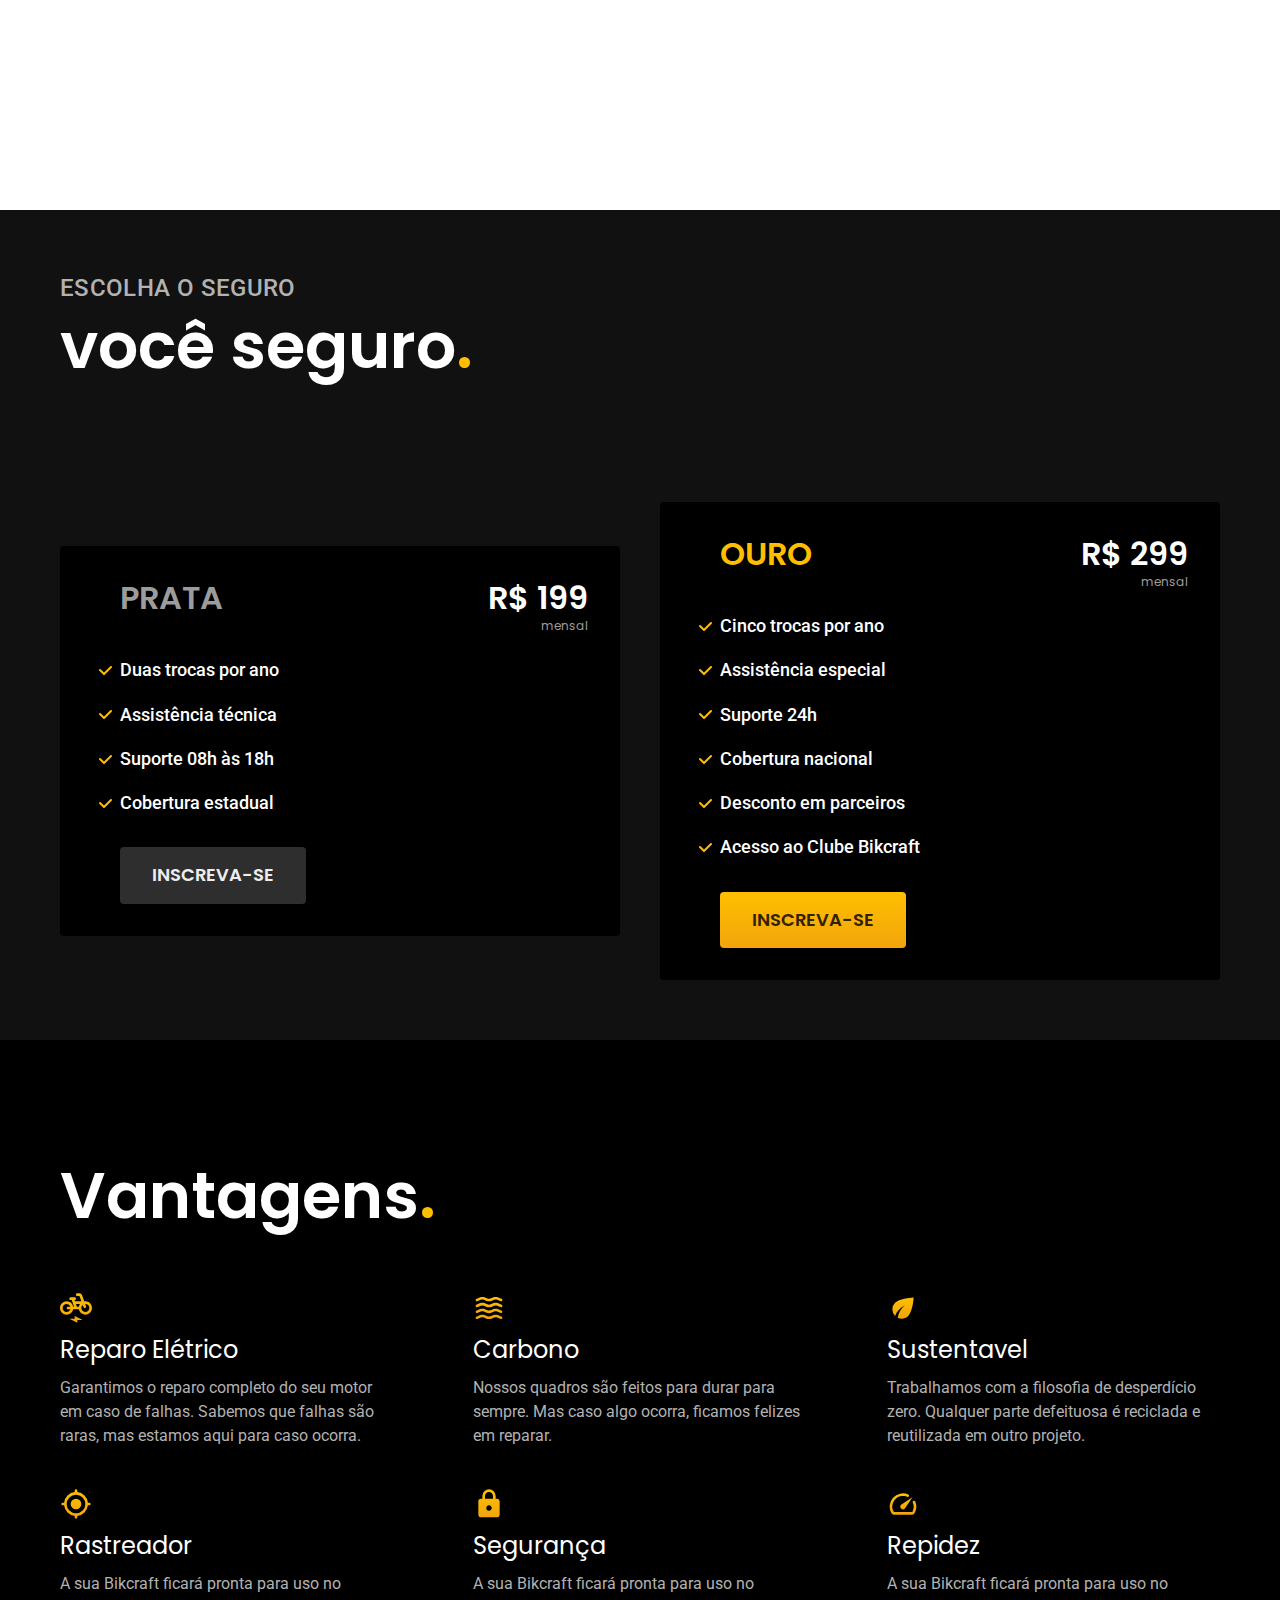
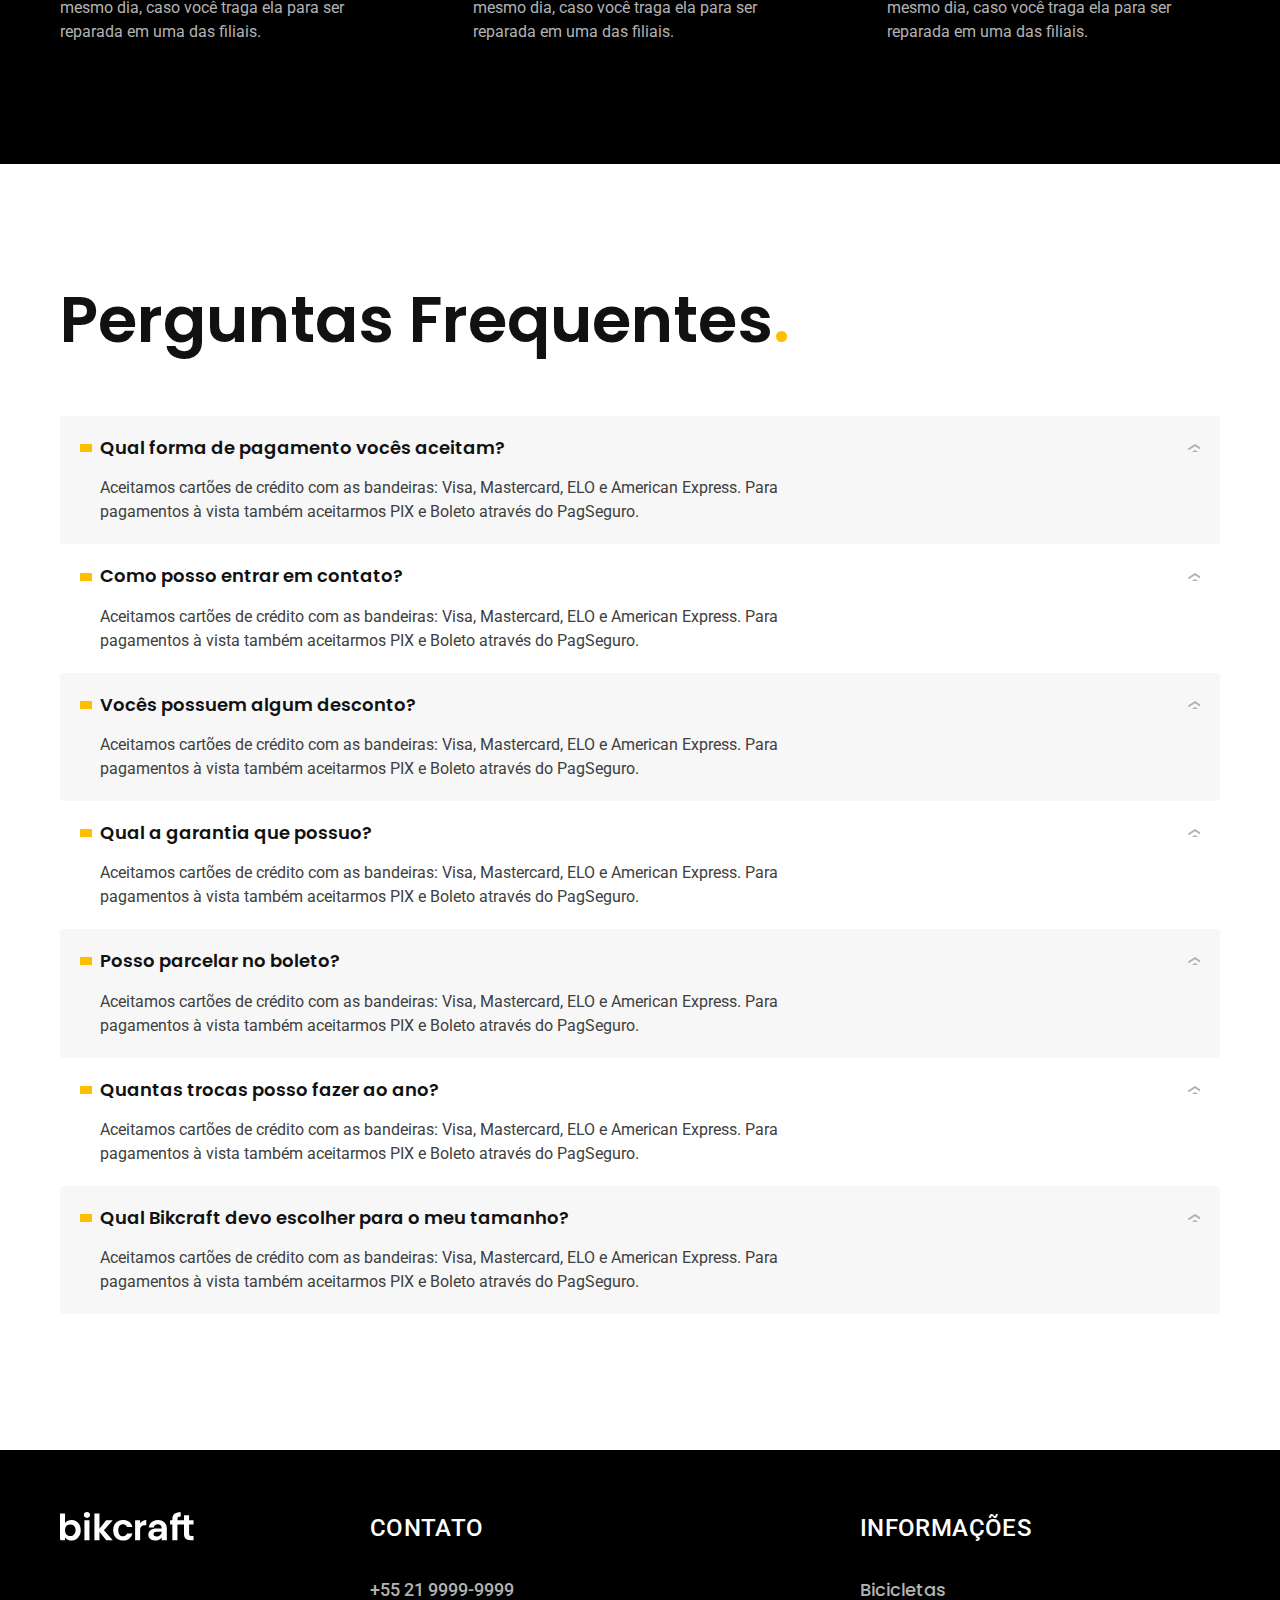
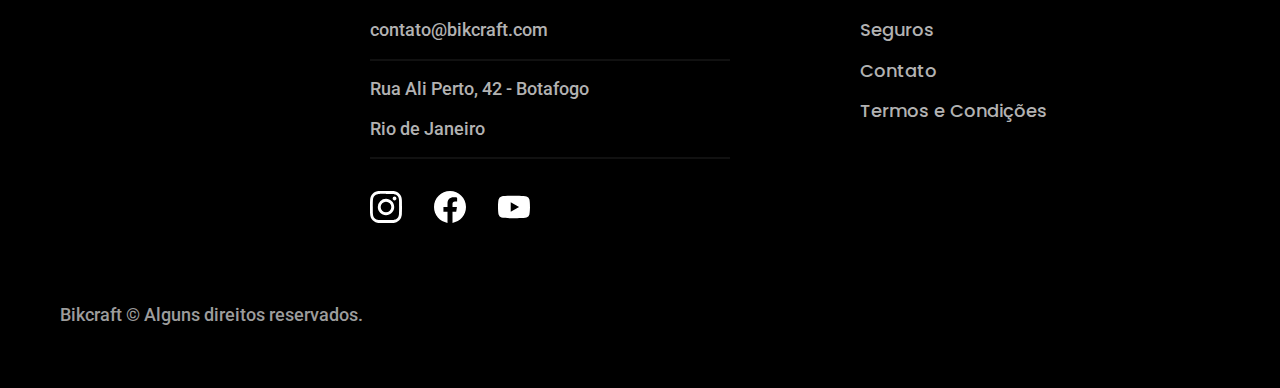
<file: seguros.html>
<!DOCTYPE html>
<html lang="pt-br">

<head>
  <meta charset="UTF-8">
  <meta name="viewport" content="width=device-width, initial-scale=1.0">
  
  <title>Seguros | Bikcraft</title>
  <meta name="description" content="Termos e condições">

  <link rel="stylesheet" href="./css/style.css">

  <link rel="preconnect" href="https://fonts.googleapis.com">
  <link rel="preconnect" href="https://fonts.gstatic.com" crossorigin>
  <link href="https://fonts.googleapis.com/css2?family=Merriweather&family=Poppins:wght@400;600&family=Roboto:wght@400;500&display=swap" rel="stylesheet">
</head>

<body>
  <header class="seguros">
    <div class="header container">
      <a href="./">
        <img src="./img/bikcraft.svg" alt="Bikcraft">
      </a>
      <nav aria-label="primaria">
        <ul class="header-menu  cor-0">
          <li><a href="./bicicletas.html">Bicicletas</a></li>
          <li><a href="./seguros.html">Seguros</a></li>
          <li><a href="./contato.html">Contato</a></li>
        </ul>
      </nav>
    </div>
  </header>

  <main class="seguros-bg">
    <div class="titulo-bg">
      <div class="titulo container">
        <p class="font-2-l-b cor-5">Escolha o seguro</p>
        <h1 class="font-1-xxl cor-0">você seguro<span class="cor-p1">.</span></h1>
      </div>
    </div>

    <div class="seguros container">
      <div class="seguros-item">
        <h3 class="font-1-xl cor-6">PRATA</h3>
        <span class="font-1-xl cor-0">R$ 199 <span class="font-1-xs cor-6">mensal</span></span>
          <ul class="font-2-m cor-0">
            <li>Duas trocas por ano</li>
            <li>Assistência técnica</li>
            <li>Suporte 08h às 18h</li>
            <li>Cobertura estadual</li>
          </ul>
          <a class="botao secundario" href="./orcamento.html">Inscreva-se</a>
      </div>
  
      <div class="seguros-item">
        <h3 class="font-1-xl cor-p1">OURO</h3>
        <span class="font-1-xl cor-0">R$ 299 <span class="font-1-xs cor-6">mensal</span></span>
  
        <ul class="font-2-m cor-0">
          <li>Cinco trocas por ano</li>
          <li>Assistência especial</li>
          <li>Suporte 24h</li>
          <li>Cobertura nacional</li>
          <li>Desconto em parceiros</li>
          <li>Acesso ao Clube Bikcraft</li>
        </ul>
        <a class="botao" href="./orcamento.html">Inscreva-se</a>
      </div>
    </div>
  </main>

  <article class="vantagens-bg">
    <div class="vantagens container">
      <h2 class="font-1-xxl cor-0">Vantagens<span class="cor-p1">.</span></h2>
      <ul>
        <li>
          <img src="./img/icones/eletrica.svg" alt="">
          <h3 class="font-1-l cor-0">Reparo Elétrico</h3>
          <p class="font-2-s cor-5">Garantimos o reparo completo do seu motor em caso de falhas. Sabemos que falhas são raras, mas estamos aqui para caso ocorra.</p>
        </li>

        <li>
          <img src="./img/icones/carbono.svg" alt="">
          <h3 class="font-1-l cor-0">Carbono</h3>
          <p class="font-2-s cor-5">Nossos quadros são feitos para durar para sempre. Mas caso algo ocorra, ficamos felizes em reparar.</p>
        </li>


        <li>
          <img src="./img/icones/sustentavel.svg" alt="">
          <h3 class="font-1-l cor-0">Sustentavel</h3>
          <p class="font-2-s cor-5">Trabalhamos com a filosofia de desperdício zero. Qualquer parte defeituosa é reciclada e reutilizada em outro projeto.</p>
        </li>

        <li>
          <img src="./img/icones/rastreador.svg" alt="">
          <h3 class="font-1-l cor-0">Rastreador</h3>
          <p class="font-2-s cor-5">A sua Bikcraft ficará pronta para uso no mesmo dia, caso você traga ela para ser reparada em uma das filiais.</p>
        </li>

        <li>
          <img src="./img/icones/seguro.svg" alt="">
          <h3 class="font-1-l cor-0">Segurança</h3>
          <p class="font-2-s cor-5">A sua Bikcraft ficará pronta para uso no mesmo dia, caso você traga ela para ser reparada em uma das filiais.</p>
        </li>

        <li>
          <img src="./img/icones/velocidade.svg" alt="">
          <h3 class="font-1-l cor-0">Repidez</h3>
          <p class="font-2-s cor-5">A sua Bikcraft ficará pronta para uso no mesmo dia, caso você traga ela para ser reparada em uma das filiais.</p>
        </li>
      </ul>
    </div>
  </article>

  <article class="perguntas container">
    <h2 class="font-1-xxl">Perguntas Frequentes<span class="cor-p1">.</span></h2>
    
    <dl>
      <div>
        <dt class="font-1-m-b">Qual forma de pagamento vocês aceitam?</dt>
        <dd class="font-2-s cor-9">Aceitamos cartões de crédito com as bandeiras: Visa, Mastercard, ELO e American Express. Para pagamentos à vista também aceitarmos PIX e Boleto através do PagSeguro.</dd>
      </div>

      <div>
        <dt class="font-1-m-b">Como posso entrar em contato?</dt>
        <dd class="font-2-s cor-9">Aceitamos cartões de crédito com as bandeiras: Visa, Mastercard, ELO e American Express. Para pagamentos à vista também aceitarmos PIX e Boleto através do PagSeguro.</dd>
      </div>

      <div>
        <dt class="font-1-m-b">Vocês possuem algum desconto?</dt>
        <dd class="font-2-s cor-9">Aceitamos cartões de crédito com as bandeiras: Visa, Mastercard, ELO e American Express. Para pagamentos à vista também aceitarmos PIX e Boleto através do PagSeguro.</dd>
      </div>

      <div>
        <dt class="font-1-m-b">Qual a garantia que possuo?</dt>
        <dd class="font-2-s cor-9">Aceitamos cartões de crédito com as bandeiras: Visa, Mastercard, ELO e American Express. Para pagamentos à vista também aceitarmos PIX e Boleto através do PagSeguro.</dd>
      </div>

      <div>
        <dt class="font-1-m-b">Posso parcelar no boleto?</dt>
        <dd class="font-2-s cor-9">Aceitamos cartões de crédito com as bandeiras: Visa, Mastercard, ELO e American Express. Para pagamentos à vista também aceitarmos PIX e Boleto através do PagSeguro.</dd>
      </div>

      <div>
        <dt class="font-1-m-b">Quantas trocas posso fazer ao ano?</dt>
        <dd class="font-2-s cor-9">Aceitamos cartões de crédito com as bandeiras: Visa, Mastercard, ELO e American Express. Para pagamentos à vista também aceitarmos PIX e Boleto através do PagSeguro.</dd>
      </div>
    
      <div>
        <dt class="font-1-m-b">Qual Bikcraft devo escolher para o meu tamanho?</dt>
        <dd class="font-2-s cor-9">Aceitamos cartões de crédito com as bandeiras: Visa, Mastercard, ELO e American Express. Para pagamentos à vista também aceitarmos PIX e Boleto através do PagSeguro.</dd>
      </div>
    </dl>
  </article>


  <footer class="footer-bg">
    <div class="footer container">
      <img src="./img/bikcraft.svg" alt="Bikcraft">
      <div class="footer-contato">
        <h3 class="font-2-l-b cor-0">Contato</h3>
        <ul class="font-2-m cor-5">
          <li><a href="tel:+55219999999">+55 21 9999-9999</a></li>
          <li><a href="mailto:contato@bikcraft.com">contato@bikcraft.com</a></li>
          <li>Rua Ali Perto, 42 - Botafogo</li>
          <li>Rio de Janeiro</li>
        </ul>
        <div class="footer-redes">
          <a href="/">
            <img src="./img/redes/instagram.svg" alt="instagram">
          </a>
          <a href="/">
            <img src="./img/redes/facebook.svg" alt="facebook">
          </a>
          <a href="/">
            <img src="./img/redes/youtube.svg" alt="youtube">
          </a>
        </div>
      </div>

      <div class="footer-informacoes">
        <h3 class="font-2-l-b cor-0">Informações</h3>
        <nav>
          <ul class="font-1-m cor-5">
            <li><a href="./bicicletas.html">Bicicletas</a></li>
            <li><a href="./seguros.html">Seguros</a></li>
            <li><a href="./contato.html">Contato</a></li>
            <li><a href="./contato.html">Termos e Condições</a></li>
          </ul>
        </nav>
      </div>
      <p class="footer-copy font-2-m cor-6">Bikcraft © Alguns direitos reservados.</p>
    </div>
  </footer>
</body>
</html>
</file>
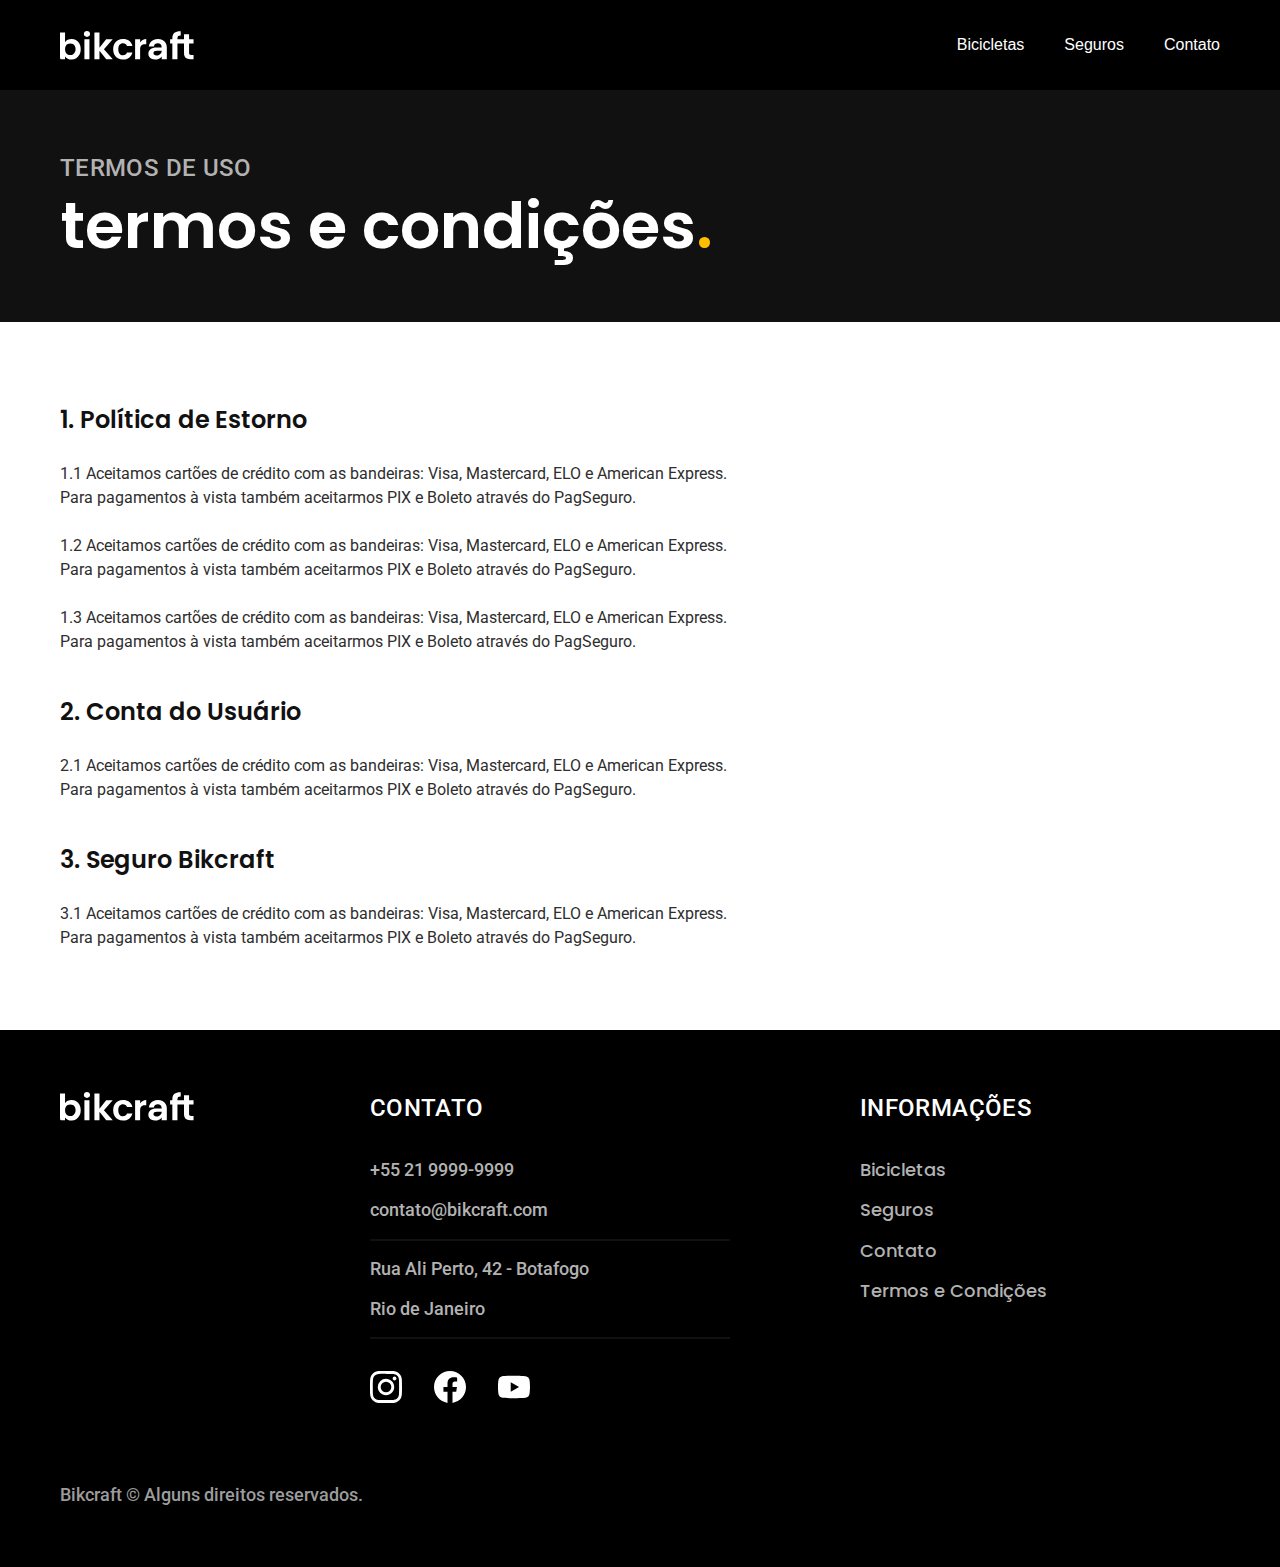
<file: termos.html>
<!DOCTYPE html>
<html lang="pt-br">

<head>
  <meta charset="UTF-8">
  <meta name="viewport" content="width=device-width, initial-scale=1.0">
  
  <title>Termos e Condições | Bikcraft</title>
  <meta name="description" content="Termos e condições">

  <link rel="stylesheet" href="./css/style.css">

  <link rel="preconnect" href="https://fonts.googleapis.com">
  <link rel="preconnect" href="https://fonts.gstatic.com" crossorigin>
  <link href="https://fonts.googleapis.com/css2?family=Merriweather&family=Poppins:wght@400;600&family=Roboto:wght@400;500&display=swap" rel="stylesheet">

</head>
  
<body>
  <header class="header-bg">
    <div class="header container">
      <a href="./">
        <img src="./img/bikcraft.svg" alt="Bikcraft">
      </a>
      <nav aria-label="primaria">
        <ul class="header-menu  cor-0">
          <li><a href="./bicicletas.html">Bicicletas</a></li>
          <li><a href="./seguros.html">Seguros</a></li>
          <li><a href="./contato.html">Contato</a></li>
        </ul>
      </nav>
    </div>
  </header>

  <main>
    <div class="titulo-bg">
      <div class="titulo container">
        <p class="font-2-l-b cor-5">Termos de uso</p>
        <h1 class="font-1-xxl cor-0">termos e condições<span class="cor-p1">.</span></h1>
      </div>
    </div>

    <div class="termos font-2-s cor-10 container">
      <h2 class="font-1-l cor-11">1. Política de Estorno</h2>
      <p>
        1.1 Aceitamos cartões de crédito com as bandeiras: Visa, Mastercard, ELO e American Express. Para pagamentos à vista também aceitarmos PIX e Boleto através do PagSeguro.
      </p>
      
      <p>
        1.2 Aceitamos cartões de crédito com as bandeiras: Visa, Mastercard, ELO e American Express. Para pagamentos à vista também aceitarmos PIX e Boleto através do PagSeguro.
      </p>

      <p>
        1.3 Aceitamos cartões de crédito com as bandeiras: Visa, Mastercard, ELO e American Express. Para pagamentos à vista também aceitarmos PIX e Boleto através do PagSeguro.
      </p>
    
      <h2 class="font-1-l cor-11">2. Conta do Usuário</h2>
      <p>
         2.1 Aceitamos cartões de crédito com as bandeiras: Visa, Mastercard, ELO e American Express. Para pagamentos à vista também aceitarmos PIX e Boleto através do PagSeguro.
      </p>

      <h2 class="font-1-l cor-11">3. Seguro Bikcraft</h2>
      <p>
        3.1 Aceitamos cartões de crédito com as bandeiras: Visa, Mastercard, ELO e American Express. Para pagamentos à vista também aceitarmos PIX e Boleto através do PagSeguro.
      </p>
    </div>
  </main>


  <footer class="footer-bg">
    <div class="footer container">
      <img src="./img/bikcraft.svg" alt="Bikcraft">
      <div class="footer-contato">
        <h3 class="font-2-l-b cor-0">Contato</h3>
        <ul class="font-2-m cor-5">
          <li><a href="tel:+55219999999">+55 21 9999-9999</a></li>
          <li><a href="mailto:contato@bikcraft.com">contato@bikcraft.com</a></li>
          <li>Rua Ali Perto, 42 - Botafogo</li>
          <li>Rio de Janeiro</li>
        </ul>
        <div class="footer-redes">
          <a href="/">
            <img src="./img/redes/instagram.svg" alt="instagram">
          </a>
          <a href="/">
            <img src="./img/redes/facebook.svg" alt="facebook">
          </a>
          <a href="/">
            <img src="./img/redes/youtube.svg" alt="youtube">
          </a>
        </div>
      </div>

      <div class="footer-informacoes">
        <h3 class="font-2-l-b cor-0">Informações</h3>
        <nav>
          <ul class="font-1-m cor-5">
            <li><a href="./bicicletas.html">Bicicletas</a></li>
            <li><a href="./seguros.html">Seguros</a></li>
            <li><a href="./contato.html">Contato</a></li>
            <li><a href="./contato.html">Termos e Condições</a></li>
          </ul>
        </nav>
      </div>
      <p class="footer-copy font-2-m cor-6">Bikcraft © Alguns direitos reservados.</p>
    </div>
  </footer>
</body>
</html>
</file>
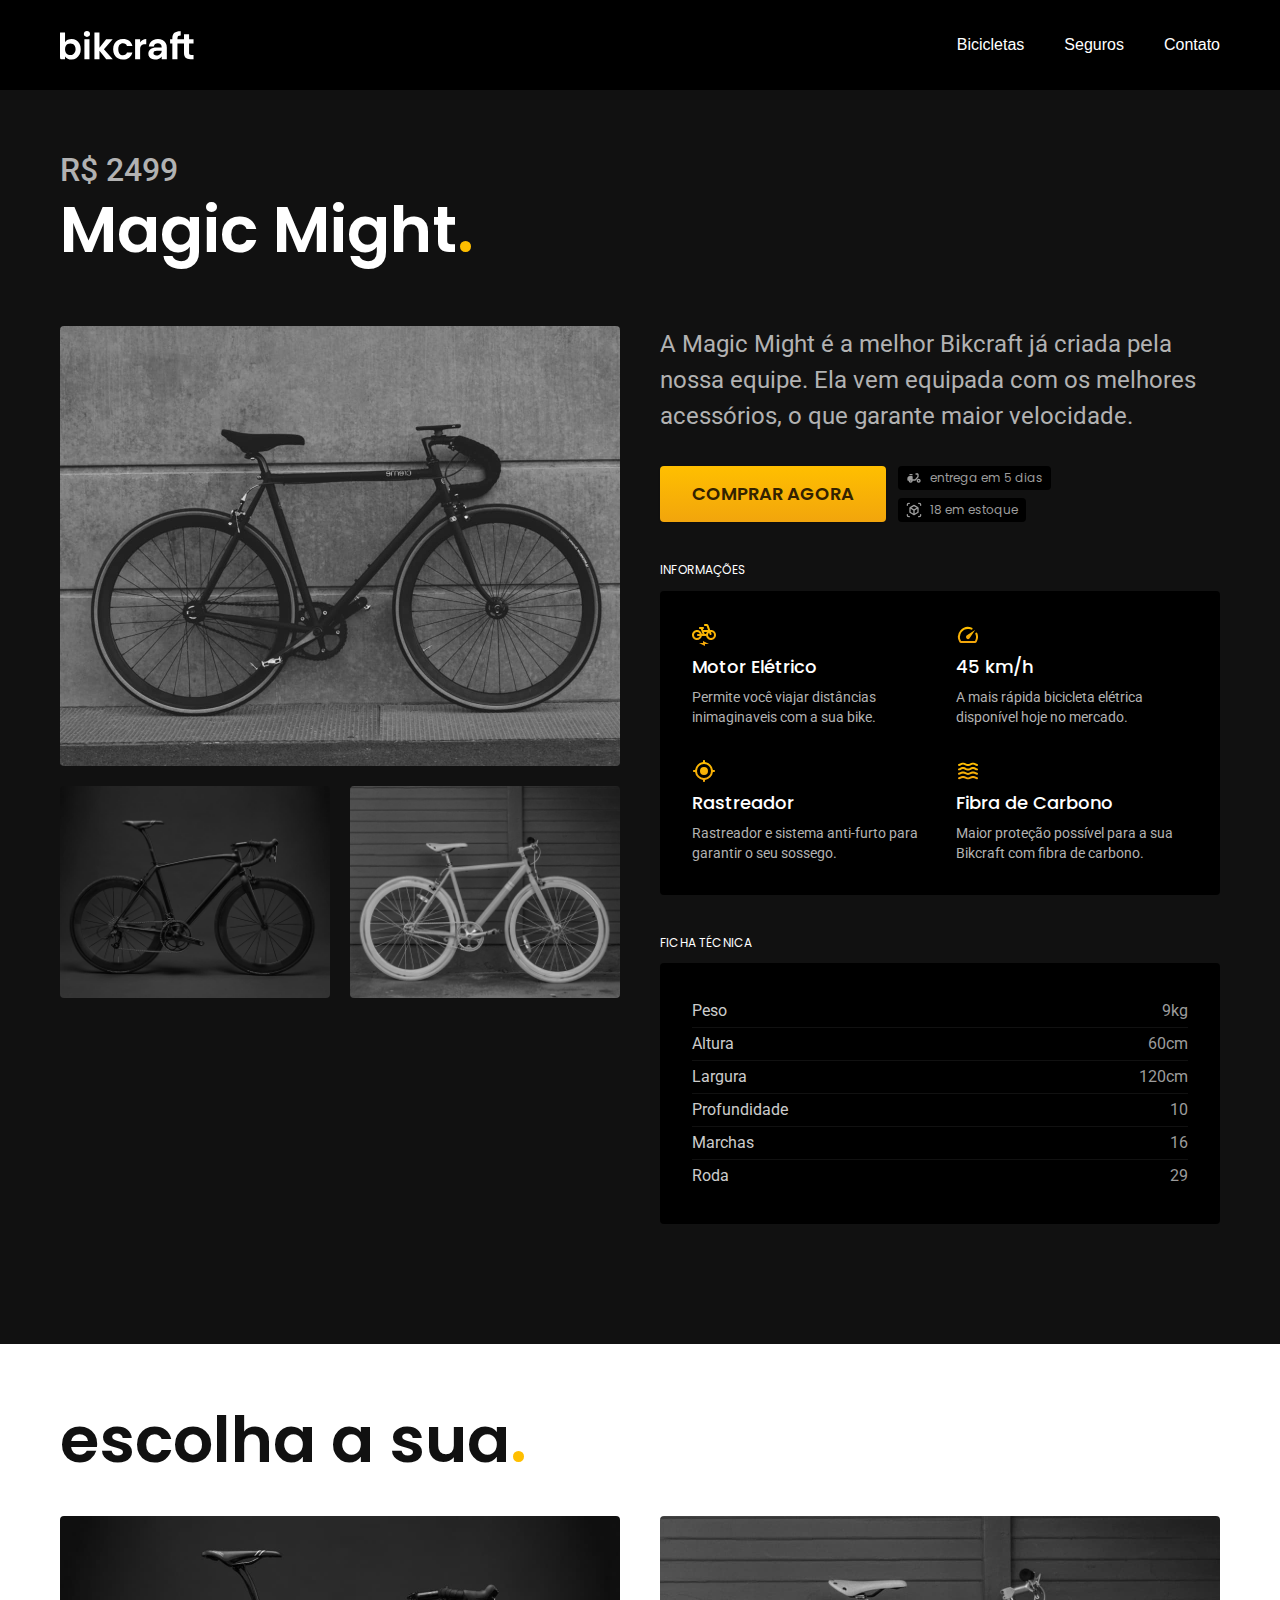
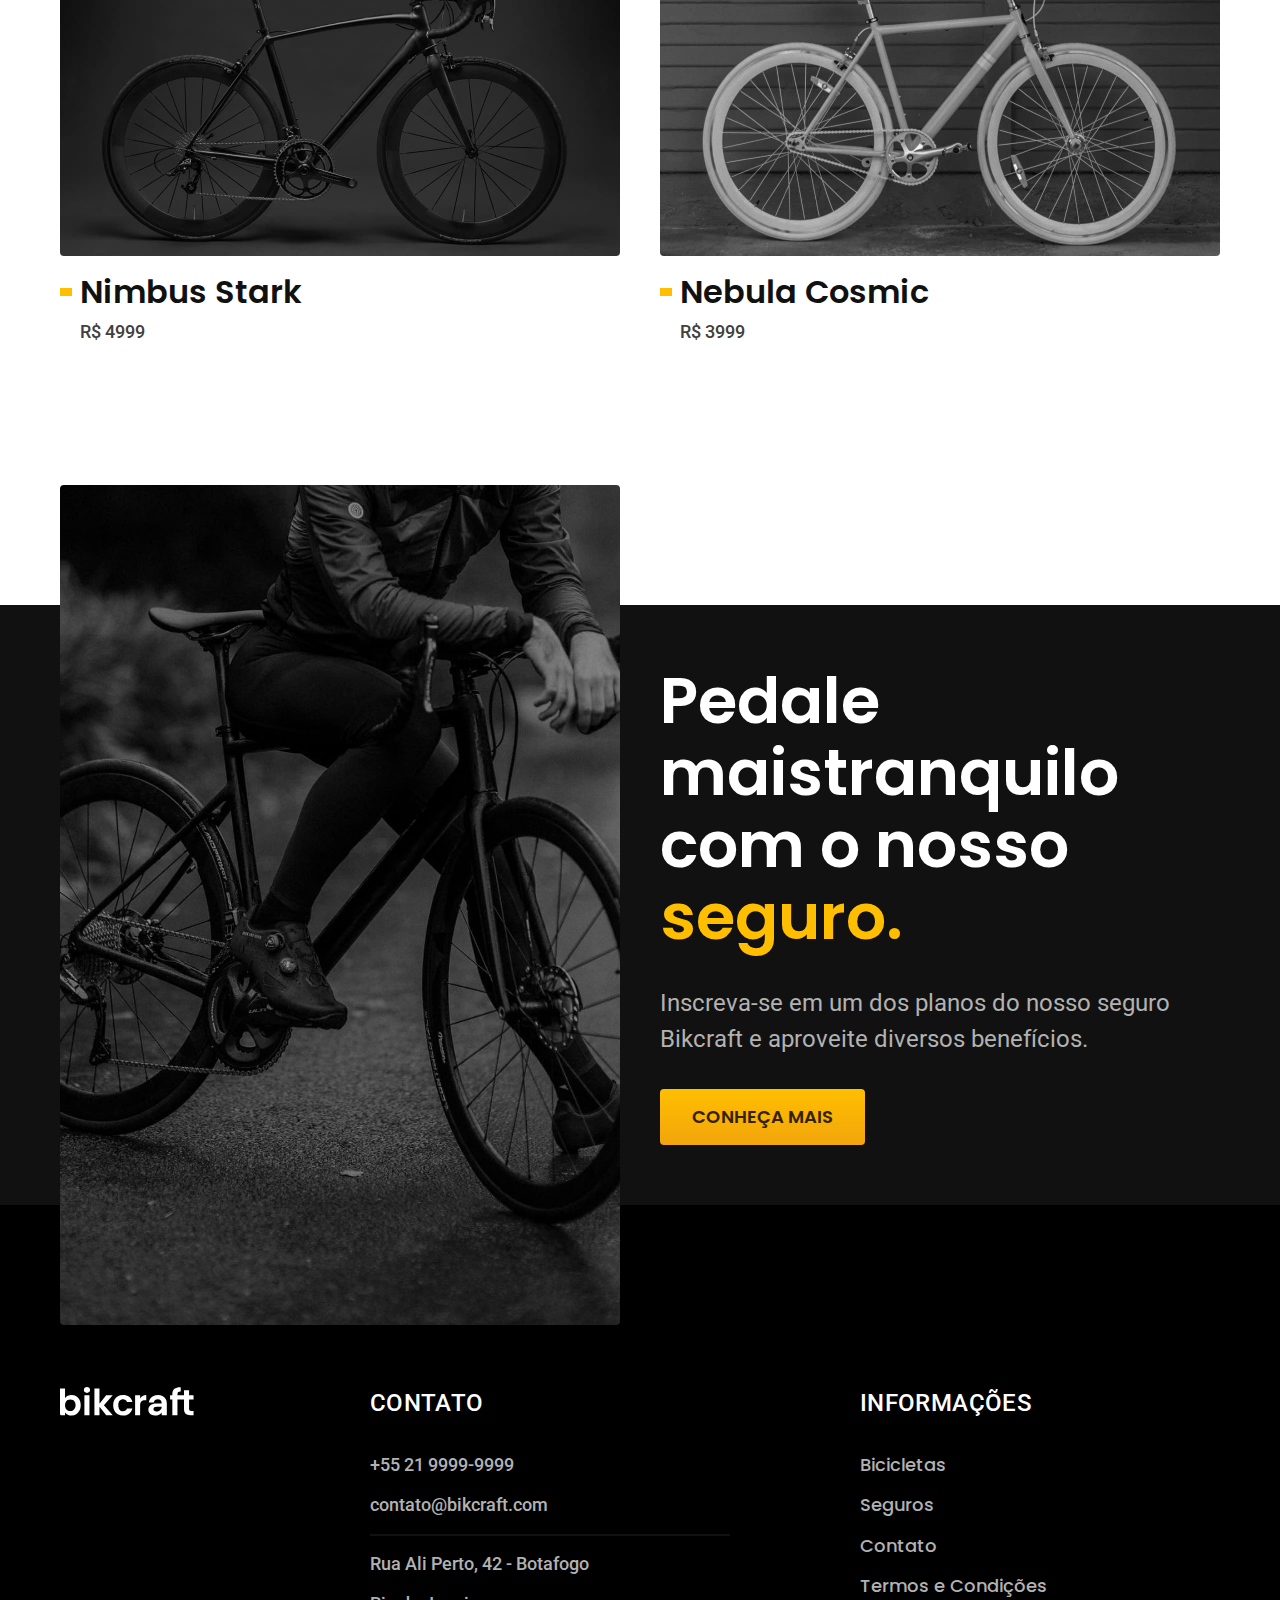
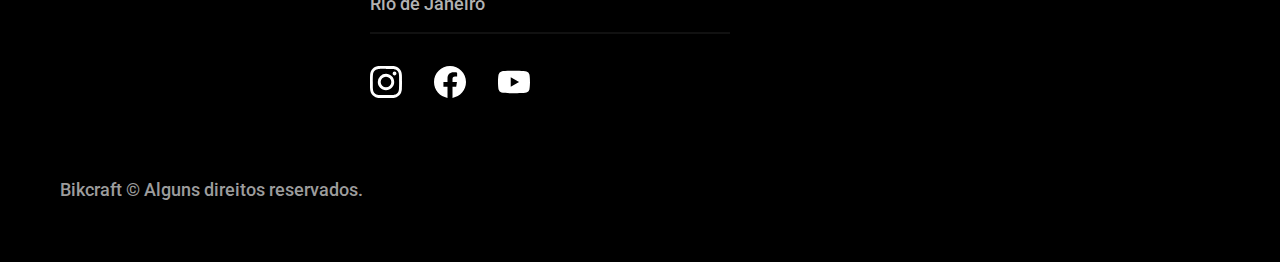
<file: bicicletas/magic.html>
<!DOCTYPE html>
<html lang="pt-br">

<head>
  <meta charset="UTF-8">
  <meta name="viewport" content="width=device-width, initial-scale=1.0">

  <title>Magic | Bikcraft</title>
  <meta name="description" content="Termos e condições">

  <link rel="stylesheet" href="../css/style.css">

  <link rel="preconnect" href="https://fonts.googleapis.com">
  <link rel="preconnect" href="https://fonts.gstatic.com" crossorigin>
  <link
    href="https://fonts.googleapis.com/css2?family=Merriweather&family=Poppins:wght@400;600&family=Roboto:wght@400;500&display=swap"
    rel="stylesheet">
</head>

<body id="bicicleta">
  <header class="header-bg">
    <div class="header container">
      <a href="../">
        <img src="../img/bikcraft.svg" alt="Bikcraft">
      </a>
      <nav aria-label="primaria">
        <ul class="header-menu  cor-0">
          <li><a href="../bicicletas.html">Bicicletas</a></li>
          <li><a href="../seguros.html">Seguros</a></li>
          <li><a href="../contato.html">Contato</a></li>
        </ul>
      </nav>
    </div>
  </header>

  <main class="titulo-bg">
    <div>
      <div class="titulo container">
        <p class="font-2-xl cor-5">R$ 2499</p>
        <h1 class="font-1-xxl cor-0">Magic Might<span class="cor-p1">.</span></h1>
      </div>
    </div>

    <div class="bicicleta container">
      <div class="bicicleta-imagens">
        <img src="../img/bicicleta/nimbus2.jpg" alt="">
        <img src="../img/bicicleta/nimbus1.jpg" alt="">
        <img src="../img/bicicleta/nimbus3.jpg" alt="">
      </div>
      <div class="bicicleta-conteudo">
        <p class="font-2-l cor-5">A Magic Might é a melhor Bikcraft já criada pela nossa equipe. Ela vem equipada com
          os melhores acessórios, o que garante maior velocidade.</p>
        <div class="bicicleta-comprar">
          <a class="botao" href="../orcamento.html">Comprar Agora</a>
          <span class="font-1-xs cor-6"><img src="../img/icones/entrega.svg" alt="">entrega em 5 dias</span>
          <span class="font-1-xs cor-6"><img src="../img/icones/estoque.svg" alt="">18 em estoque</span>
        </div>

        <h2 class="font-1-xs cor-0">Informações</h2>
        <ul class="bicicleta-informacoes">
          <li>
            <img src="../img/icones/eletrica.svg" alt="">
            <h3 class="font-1-m cor-0">Motor Elétrico</h3>
            <p class="font-2-xs cor-5">Permite você viajar distâncias inimaginaveis com a sua bike.</p>
          </li>

          <li>
            <img src="../img/icones/velocidade.svg" alt="">
            <h3 class="font-1-m cor-0">45 km/h</h3>
            <p class="font-2-xs cor-5">A mais rápida bicicleta elétrica disponível hoje no mercado.</p>
          </li>

          <li>
            <img src="../img/icones/rastreador.svg" alt="">
            <h3 class="font-1-m cor-0">Rastreador</h3>
            <p class="font-2-xs cor-5">Rastreador e sistema anti-furto para garantir o seu sossego.</p>
          </li>

          <li>
            <img src="../img/icones/carbono.svg" alt="">
            <h3 class="font-1-m cor-0">Fibra de Carbono</h3>
            <p class="font-2-xs cor-5">Maior proteção possível para a sua Bikcraft com fibra de carbono.</p>
          </li>
        </ul>
        <h2 class="font-1-xs cor-0">Ficha Técnica</h2>
        <ul class="bicicleta-ficha font-2-s cor-4">
          <li>Peso <span>9kg</span></li>
          <li>Altura <span>60cm</span></li>
          <li>Largura <span>120cm</span></li>
          <li>Profundidade <span>10 <command></span></li>
          <li>Marchas <span>16</span></li>
          <li>Roda <span>29</span></li>
        </ul>
      </div>
    </div>
  </main>


  <article class="bicicletas-lista container">
    <h2 class="font-1-xxl ">escolha a sua<span class="cor-p1">.</span></h2>

    <ul>
      <li>
        <a href="./nimbus.html">
         <img src="../img/bicicletas/nimbus.jpg" alt="Bicicleta preta">
         <h3 class="font-1-xl">Nimbus Stark</h3>
         <span class="font-2-m cor-8">R$ 4999</span>
        </a>
      </li>

      <li>
        <a href="./nebula.html">
         <img src="../img/bicicletas/nebula.jpg"alt="Bicicleta preta">
         <h3 class="font-1-xl">Nebula Cosmic</h3>
         <span class="font-2-m cor-8">R$ 3999</span>
        </a>
      </li>
    </ul>
  </article>

<article class="seguro-bg">
  <div class="seguro container">
    <div class="seguro-imagem">
      <img src="../img/fotos/seguros.jpg" alt="Pessoa parada em cima de uma bicicleta">
    </div>
    <div class="seguro-conteudo">
      <h2 class="font-1-xxl cor-0">Pedale maistranquilo com o nosso <span class="cor-p1">seguro.</span></h2>
      <p class="font-2-l cor-5">Inscreva-se em um dos planos do nosso seguro Bikcraft e aproveite diversos benefícios.</p>
      <a class="botao" href="../seguros.html">Conheça Mais</a>
    </div>
  </div>
</article>

  <footer class="footer-bg">
    <div class="footer container">
      <img src="../img/bikcraft.svg" alt="Bikcraft">
      <div class="footer-contato">
        <h3 class="font-2-l-b cor-0">Contato</h3>
        <ul class="font-2-m cor-5">
          <li><a href="tel:+55219999999">+55 21 9999-9999</a></li>
          <li><a href="mailto:contato@bikcraft.com">contato@bikcraft.com</a></li>
          <li>Rua Ali Perto, 42 - Botafogo</li>
          <li>Rio de Janeiro</li>
        </ul>
        <div class="footer-redes">
          <a href="/">
            <img src="../img/redes/instagram.svg" alt="instagram">
          </a>
          <a href="/">
            <img src="../img/redes/facebook.svg" alt="facebook">
          </a>
          <a href="/">
            <img src="../img/redes/youtube.svg" alt="youtube">
          </a>
        </div>
      </div>

      <div class="footer-informacoes">
        <h3 class="font-2-l-b cor-0">Informações</h3>
        <nav>
          <ul class="font-1-m cor-5">
            <li><a href="../bicicletas.html">Bicicletas</a></li>
            <li><a href="../seguros.html">Seguros</a></li>
            <li><a href="../contato.html">Contato</a></li>
            <li><a href="../contato.html">Termos e Condições</a></li>
          </ul>
        </nav>
      </div>
      <p class="footer-copy font-2-m cor-6">Bikcraft © Alguns direitos reservados.</p>
    </div>
  </footer>
</body>

</html>
</file>
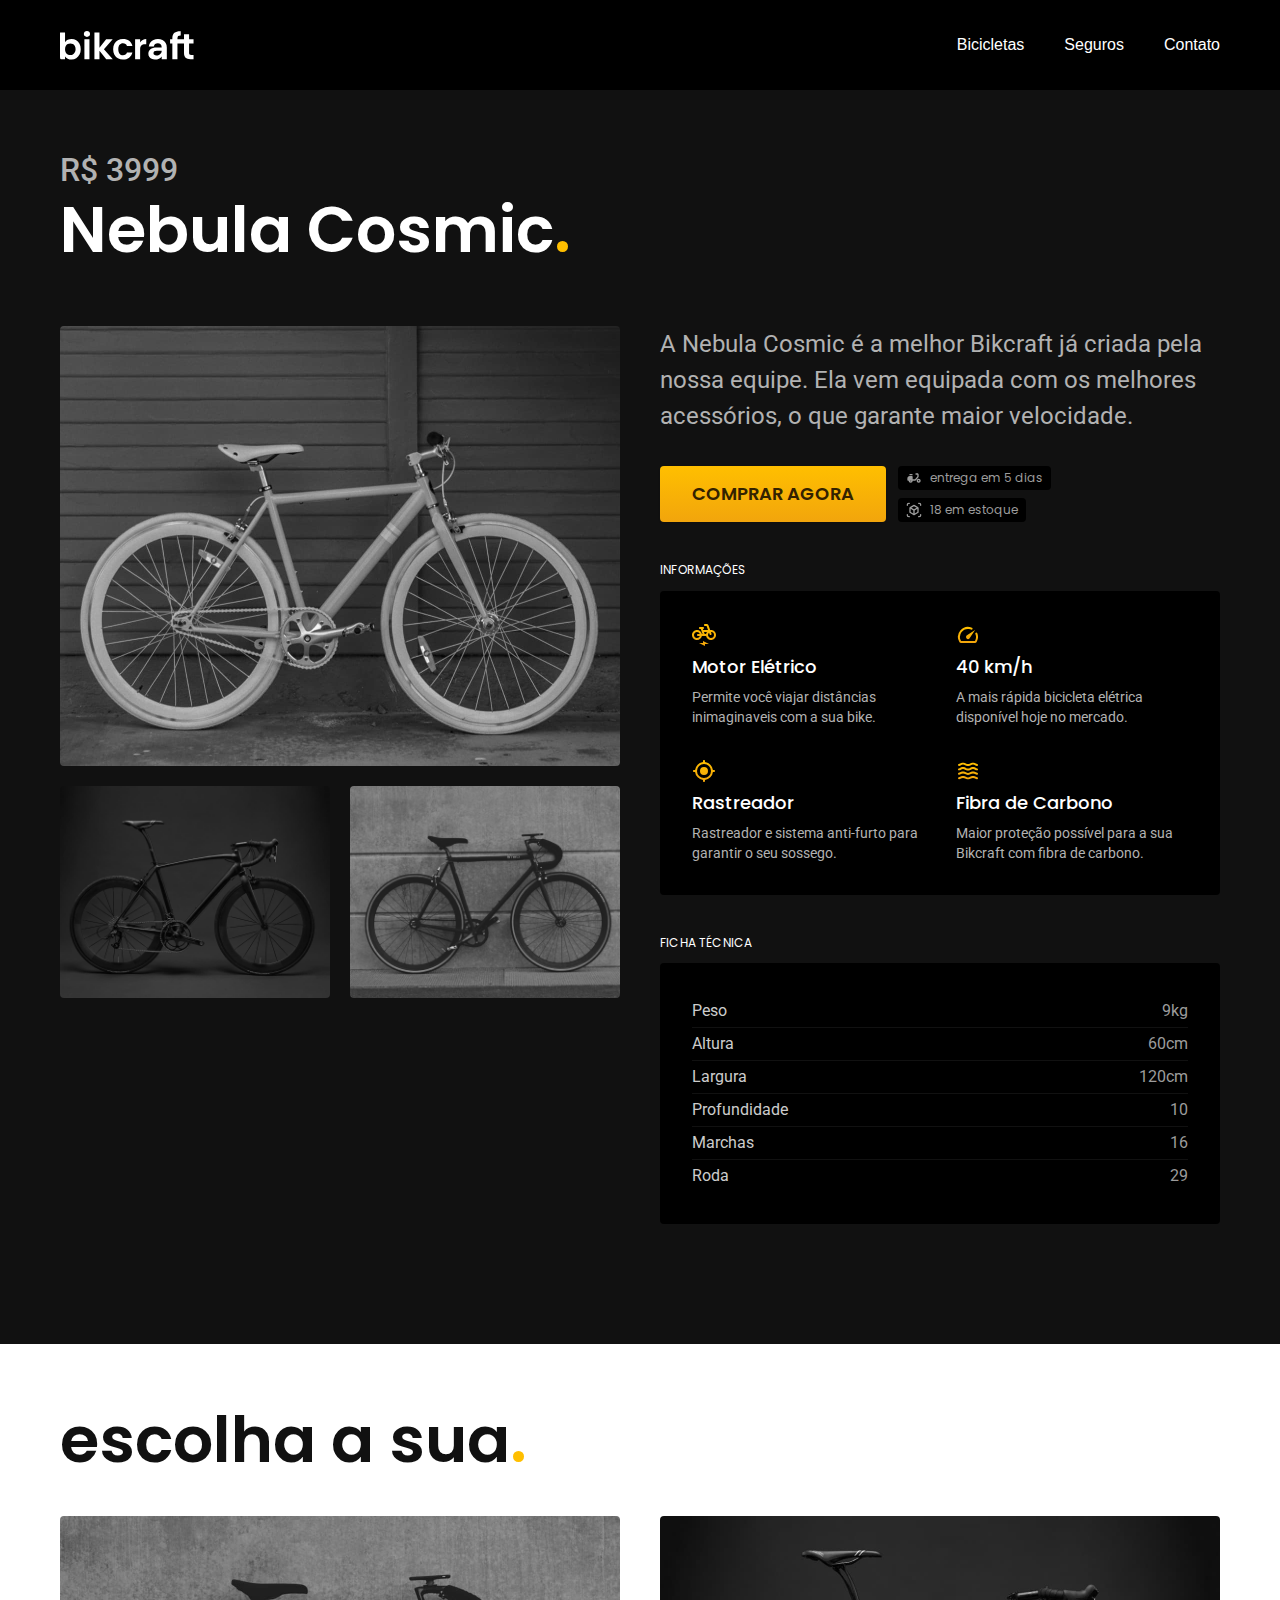
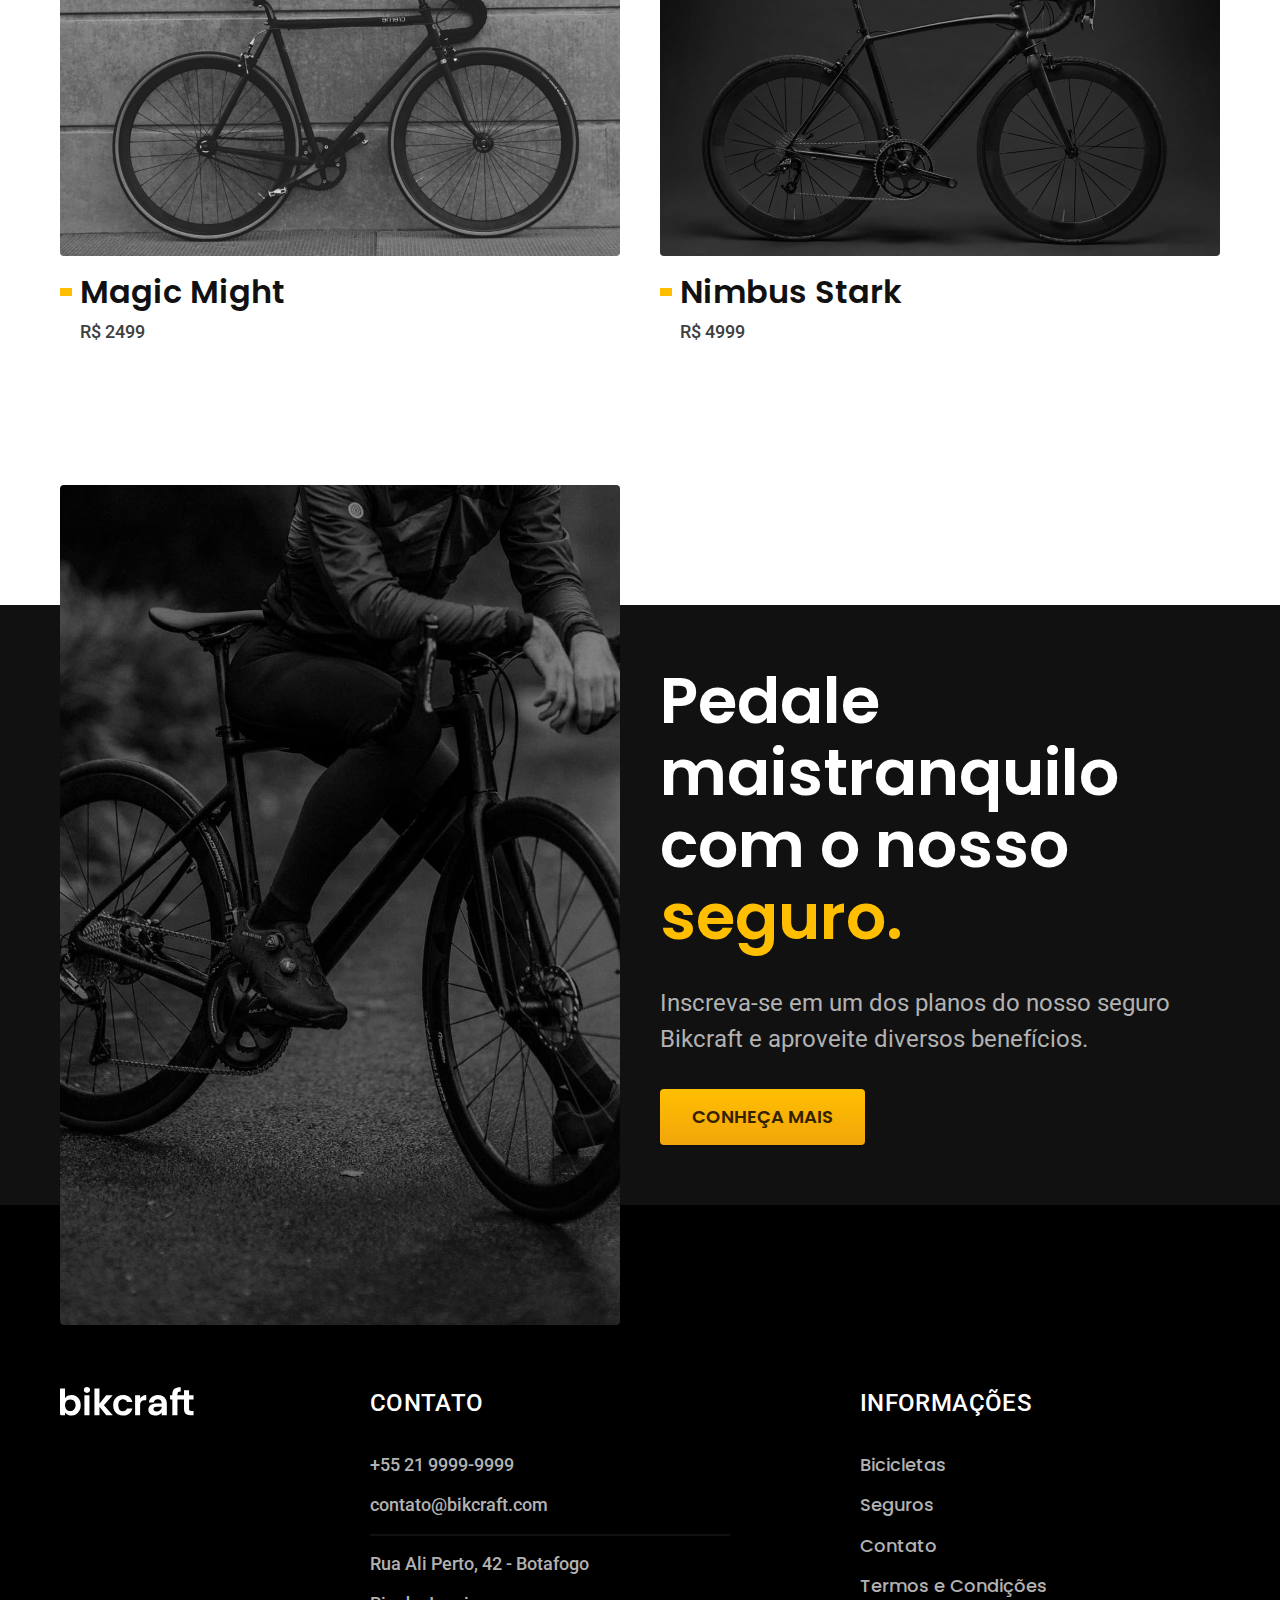
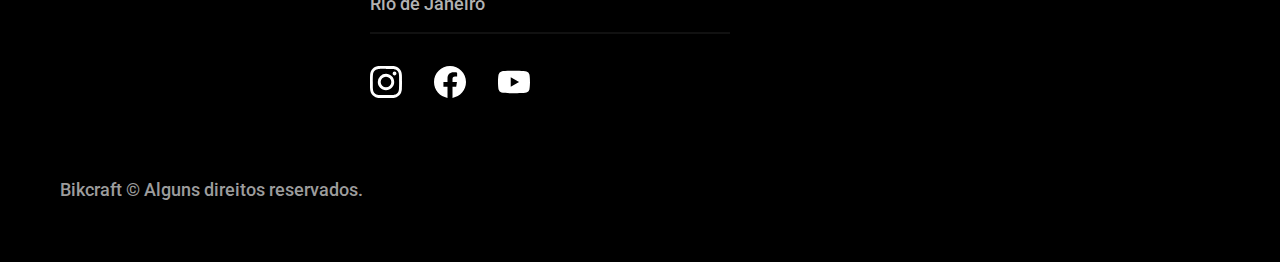
<file: bicicletas/nebula.html>
<!DOCTYPE html>
<html lang="pt-br">

<head>
  <meta charset="UTF-8">
  <meta name="viewport" content="width=device-width, initial-scale=1.0">

  <title>Nebula | Bikcraft</title>
  <meta name="description" content="Termos e condições">

  <link rel="stylesheet" href="../css/style.css">

  <link rel="preconnect" href="https://fonts.googleapis.com">
  <link rel="preconnect" href="https://fonts.gstatic.com" crossorigin>
  <link
    href="https://fonts.googleapis.com/css2?family=Merriweather&family=Poppins:wght@400;600&family=Roboto:wght@400;500&display=swap"
    rel="stylesheet">
</head>

<body id="bicicleta">
  <header class="header-bg">
    <div class="header container">
      <a href="../">
        <img src="../img/bikcraft.svg" alt="Bikcraft">
      </a>
      <nav aria-label="primaria">
        <ul class="header-menu  cor-0">
          <li><a href="../bicicletas.html">Bicicletas</a></li>
          <li><a href="../seguros.html">Seguros</a></li>
          <li><a href="../contato.html">Contato</a></li>
        </ul>
      </nav>
    </div>
  </header>

  <main class="titulo-bg">
    <div>
      <div class="titulo container">
        <p class="font-2-xl cor-5">R$ 3999</p>
        <h1 class="font-1-xxl cor-0">Nebula Cosmic<span class="cor-p1">.</span></h1>
      </div>
    </div>

    <div class="bicicleta container">
      <div class="bicicleta-imagens">
        <img src="../img/bicicleta/nimbus3.jpg" alt="">
        <img src="../img/bicicleta/nimbus1.jpg" alt="">
        <img src="../img/bicicleta/nimbus2.jpg" alt="">
      </div>
      <div class="bicicleta-conteudo">
        <p class="font-2-l cor-5">A Nebula Cosmic é a melhor Bikcraft já criada pela nossa equipe. Ela vem equipada com
          os melhores acessórios, o que garante maior velocidade.</p>
        <div class="bicicleta-comprar">
          <a class="botao" href="../orcamento.html">Comprar Agora</a>
          <span class="font-1-xs cor-6"><img src="../img/icones/entrega.svg" alt="">entrega em 5 dias</span>
          <span class="font-1-xs cor-6"><img src="../img/icones/estoque.svg" alt="">18 em estoque</span>
        </div>

        <h2 class="font-1-xs cor-0">Informações</h2>
        <ul class="bicicleta-informacoes">
          <li>
            <img src="../img/icones/eletrica.svg" alt="">
            <h3 class="font-1-m cor-0">Motor Elétrico</h3>
            <p class="font-2-xs cor-5">Permite você viajar distâncias inimaginaveis com a sua bike.</p>
          </li>

          <li>
            <img src="../img/icones/velocidade.svg" alt="">
            <h3 class="font-1-m cor-0">40 km/h</h3>
            <p class="font-2-xs cor-5">A mais rápida bicicleta elétrica disponível hoje no mercado.</p>
          </li>

          <li>
            <img src="../img/icones/rastreador.svg" alt="">
            <h3 class="font-1-m cor-0">Rastreador</h3>
            <p class="font-2-xs cor-5">Rastreador e sistema anti-furto para garantir o seu sossego.</p>
          </li>

          <li>
            <img src="../img/icones/carbono.svg" alt="">
            <h3 class="font-1-m cor-0">Fibra de Carbono</h3>
            <p class="font-2-xs cor-5">Maior proteção possível para a sua Bikcraft com fibra de carbono.</p>
          </li>
        </ul>
        <h2 class="font-1-xs cor-0">Ficha Técnica</h2>
        <ul class="bicicleta-ficha font-2-s cor-4">
          <li>Peso <span>9kg</span></li>
          <li>Altura <span>60cm</span></li>
          <li>Largura <span>120cm</span></li>
          <li>Profundidade <span>10 <command></span></li>
          <li>Marchas <span>16</span></li>
          <li>Roda <span>29</span></li>
        </ul>
      </div>
    </div>
  </main>


  <article class="bicicletas-lista container">
    <h2 class="font-1-xxl ">escolha a sua<span class="cor-p1">.</span></h2>

    <ul>
      <li>
        <a href="./magic.html">
         <img src="../img/bicicletas/magic.jpg" alt="Bicicleta preta">
         <h3 class="font-1-xl">Magic Might</h3>
         <span class="font-2-m cor-8">R$ 2499</span>
        </a>
      </li>

      <li>
        <a href="./nimbus.html">
         <img src="../img/bicicletas/nimbus.jpg"alt="Bicicleta preta">
         <h3 class="font-1-xl">Nimbus Stark</h3>
         <span class="font-2-m cor-8">R$ 4999</span>
        </a>
      </li>
    </ul>
  </article>

<article class="seguro-bg">
  <div class="seguro container">
    <div class="seguro-imagem">
      <img src="../img/fotos/seguros.jpg" alt="Pessoa parada em cima de uma bicicleta">
    </div>
    <div class="seguro-conteudo">
      <h2 class="font-1-xxl cor-0">Pedale maistranquilo com o nosso <span class="cor-p1">seguro.</span></h2>
      <p class="font-2-l cor-5">Inscreva-se em um dos planos do nosso seguro Bikcraft e aproveite diversos benefícios.</p>
      <a class="botao" href="../seguros.html">Conheça Mais</a>
    </div>
  </div>
</article>

  <footer class="footer-bg">
    <div class="footer container">
      <img src="../img/bikcraft.svg" alt="Bikcraft">
      <div class="footer-contato">
        <h3 class="font-2-l-b cor-0">Contato</h3>
        <ul class="font-2-m cor-5">
          <li><a href="tel:+55219999999">+55 21 9999-9999</a></li>
          <li><a href="mailto:contato@bikcraft.com">contato@bikcraft.com</a></li>
          <li>Rua Ali Perto, 42 - Botafogo</li>
          <li>Rio de Janeiro</li>
        </ul>
        <div class="footer-redes">
          <a href="/">
            <img src="../img/redes/instagram.svg" alt="instagram">
          </a>
          <a href="/">
            <img src="../img/redes/facebook.svg" alt="facebook">
          </a>
          <a href="/">
            <img src="../img/redes/youtube.svg" alt="youtube">
          </a>
        </div>
      </div>

      <div class="footer-informacoes">
        <h3 class="font-2-l-b cor-0">Informações</h3>
        <nav>
          <ul class="font-1-m cor-5">
            <li><a href="../bicicletas.html">Bicicletas</a></li>
            <li><a href="../seguros.html">Seguros</a></li>
            <li><a href="../contato.html">Contato</a></li>
            <li><a href="../contato.html">Termos e Condições</a></li>
          </ul>
        </nav>
      </div>
      <p class="footer-copy font-2-m cor-6">Bikcraft © Alguns direitos reservados.</p>
    </div>
  </footer>
</body>

</html>
</file>
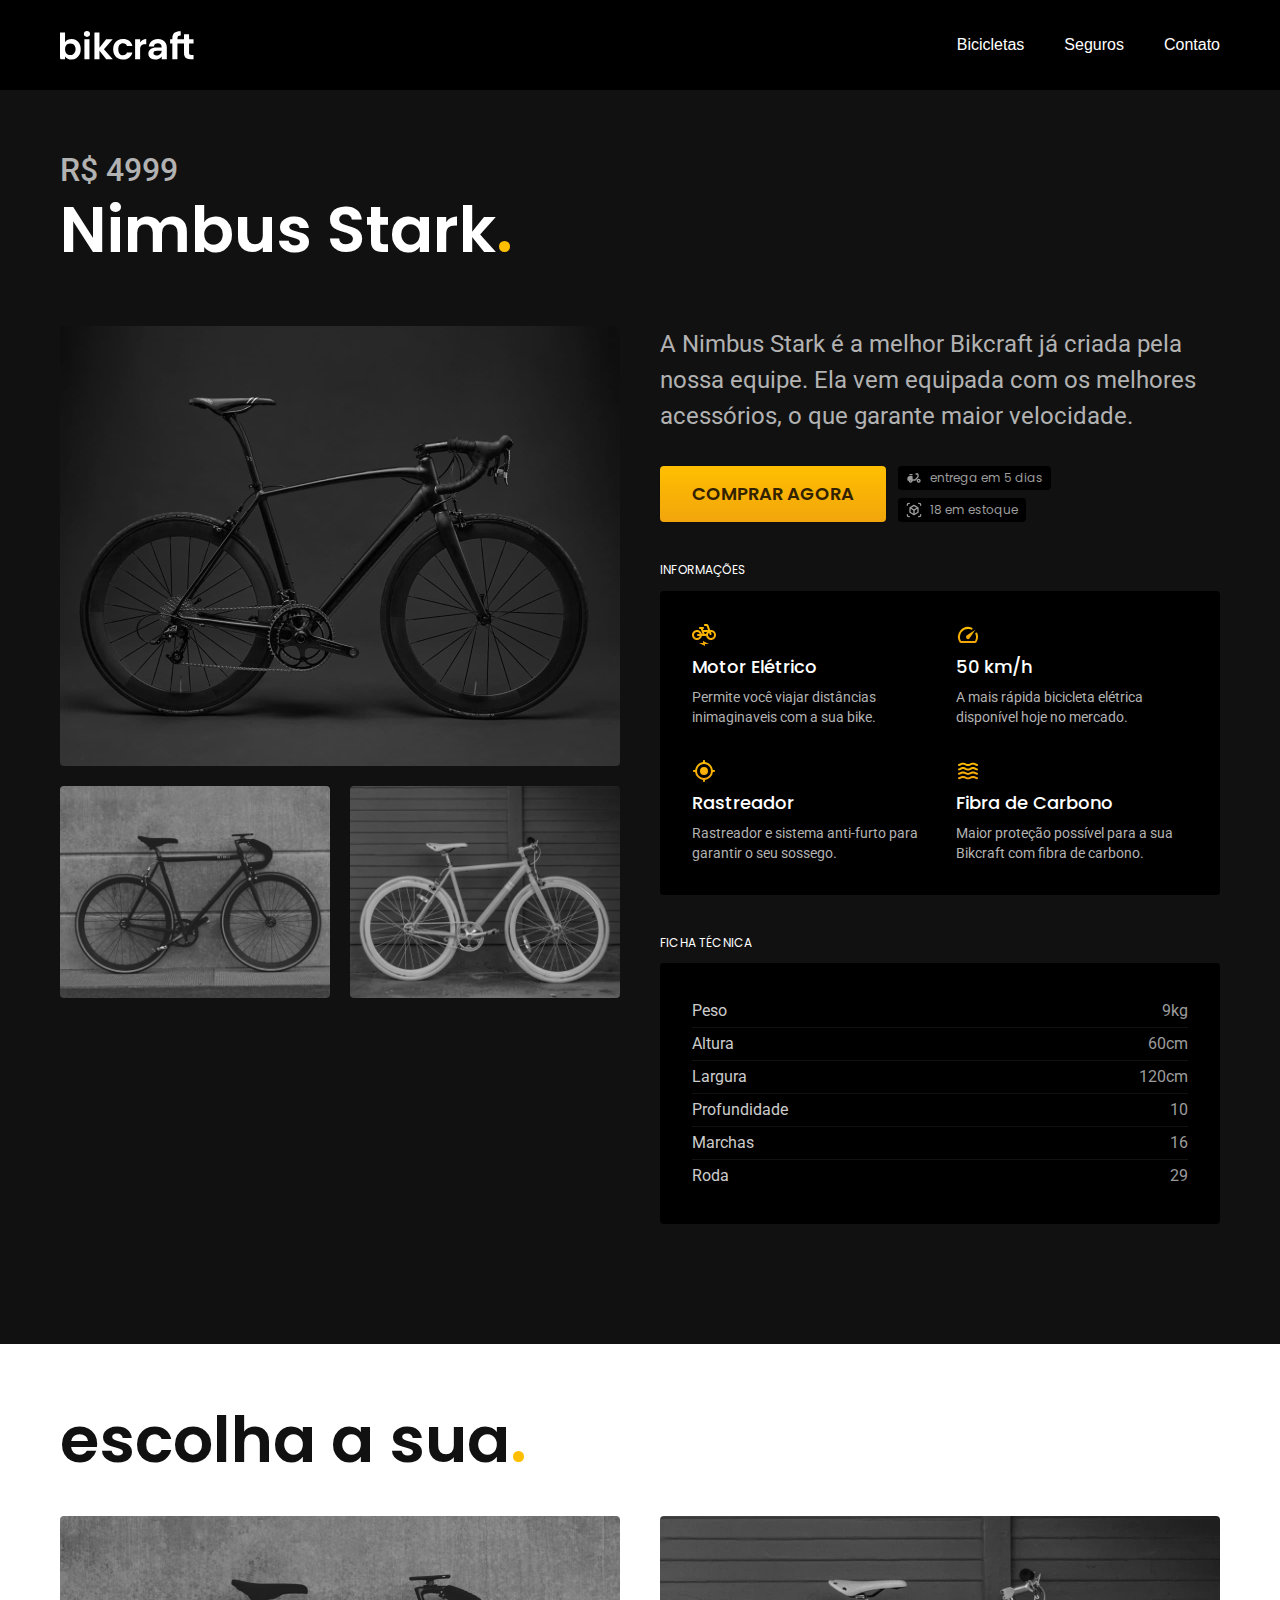
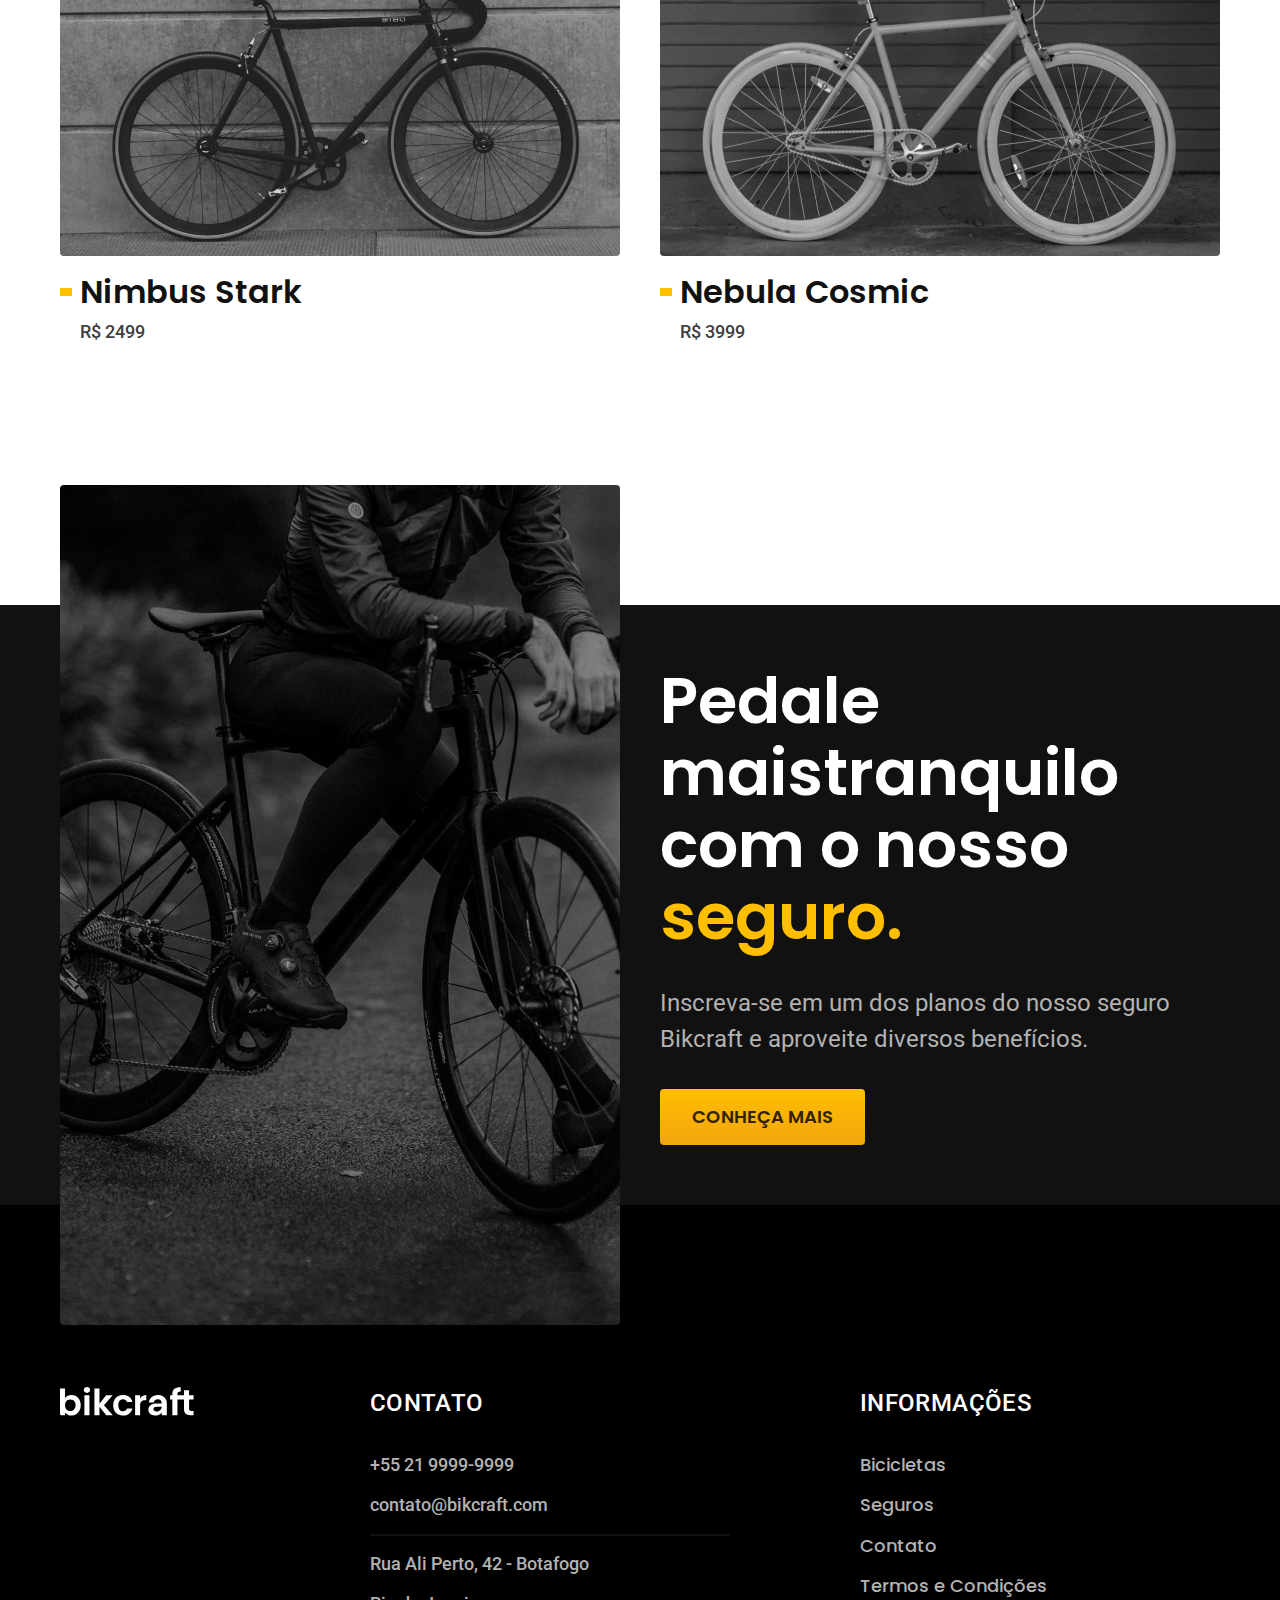
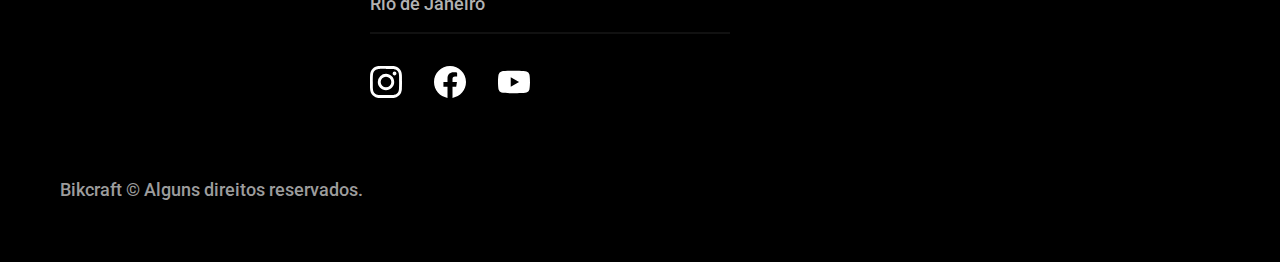
<file: bicicletas/nimbus.html>
<!DOCTYPE html>
<html lang="pt-br">

<head>
  <meta charset="UTF-8">
  <meta name="viewport" content="width=device-width, initial-scale=1.0">

  <title>Nimbus | Bikcraft</title>
  <meta name="description" content="Termos e condições">

  <link rel="stylesheet" href="../css/style.css">

  <link rel="preconnect" href="https://fonts.googleapis.com">
  <link rel="preconnect" href="https://fonts.gstatic.com" crossorigin>
  <link
    href="https://fonts.googleapis.com/css2?family=Merriweather&family=Poppins:wght@400;600&family=Roboto:wght@400;500&display=swap"
    rel="stylesheet">
</head>

<body id="bicicleta">
  <header class="header-bg">
    <div class="header container">
      <a href="../">
        <img src="../img/bikcraft.svg" alt="Bikcraft">
      </a>
      <nav aria-label="primaria">
        <ul class="header-menu  cor-0">
          <li><a href="../bicicletas.html">Bicicletas</a></li>
          <li><a href="../seguros.html">Seguros</a></li>
          <li><a href="../contato.html">Contato</a></li>
        </ul>
      </nav>
    </div>
  </header>

  <main class="titulo-bg">
    <div>
      <div class="titulo container">
        <p class="font-2-xl cor-5">R$ 4999</p>
        <h1 class="font-1-xxl cor-0">Nimbus Stark<span class="cor-p1">.</span></h1>
      </div>
    </div>

    <div class="bicicleta container">
      <div class="bicicleta-imagens">
        <img src="../img/bicicleta/nimbus1.jpg" alt="">
        <img src="../img/bicicleta/nimbus2.jpg" alt="">
        <img src="../img/bicicleta/nimbus3.jpg" alt="">
      </div>
      <div class="bicicleta-conteudo">
        <p class="font-2-l cor-5">A Nimbus Stark é a melhor Bikcraft já criada pela nossa equipe. Ela vem equipada com
          os melhores acessórios, o que garante maior velocidade.</p>
        <div class="bicicleta-comprar">
          <a class="botao" href="../orcamento.html">Comprar Agora</a>
          <span class="font-1-xs cor-6"><img src="../img/icones/entrega.svg" alt="">entrega em 5 dias</span>
          <span class="font-1-xs cor-6"><img src="../img/icones/estoque.svg" alt="">18 em estoque</span>
        </div>

        <h2 class="font-1-xs cor-0">Informações</h2>
        <ul class="bicicleta-informacoes">
          <li>
            <img src="../img/icones/eletrica.svg" alt="">
            <h3 class="font-1-m cor-0">Motor Elétrico</h3>
            <p class="font-2-xs cor-5">Permite você viajar distâncias inimaginaveis com a sua bike.</p>
          </li>

          <li>
            <img src="../img/icones/velocidade.svg" alt="">
            <h3 class="font-1-m cor-0">50 km/h</h3>
            <p class="font-2-xs cor-5">A mais rápida bicicleta elétrica disponível hoje no mercado.</p>
          </li>

          <li>
            <img src="../img/icones/rastreador.svg" alt="">
            <h3 class="font-1-m cor-0">Rastreador</h3>
            <p class="font-2-xs cor-5">Rastreador e sistema anti-furto para garantir o seu sossego.</p>
          </li>

          <li>
            <img src="../img/icones/carbono.svg" alt="">
            <h3 class="font-1-m cor-0">Fibra de Carbono</h3>
            <p class="font-2-xs cor-5">Maior proteção possível para a sua Bikcraft com fibra de carbono.</p>
          </li>
        </ul>
        <h2 class="font-1-xs cor-0">Ficha Técnica</h2>
        <ul class="bicicleta-ficha font-2-s cor-4">
          <li>Peso <span>9kg</span></li>
          <li>Altura <span>60cm</span></li>
          <li>Largura <span>120cm</span></li>
          <li>Profundidade <span>10 <command></span></li>
          <li>Marchas <span>16</span></li>
          <li>Roda <span>29</span></li>
        </ul>
      </div>
    </div>
  </main>


  <article class="bicicletas-lista container">
    <h2 class="font-1-xxl ">escolha a sua<span class="cor-p1">.</span></h2>

    <ul>
      <li>
        <a href="./magic.html">
         <img src="../img/bicicletas/magic.jpg" alt="Bicicleta preta">
         <h3 class="font-1-xl">Nimbus Stark</h3>
         <span class="font-2-m cor-8">R$ 2499</span>
        </a>
      </li>

      <li>
        <a href="./nebula.html">
         <img src="../img/bicicletas/nebula.jpg" alt="Bicicleta preta">
         <h3 class="font-1-xl">Nebula Cosmic</h3>
         <span class="font-2-m cor-8">R$ 3999</span>
        </a>
      </li>
    </ul>
  </article>

<article class="seguro-bg">
  <div class="seguro container">
    <div class="seguro-imagem">
      <img src="../img/fotos/seguros.jpg" alt="Pessoa parada em cima de uma bicicleta">
    </div>
    <div class="seguro-conteudo">
      <h2 class="font-1-xxl cor-0">Pedale maistranquilo com o nosso <span class="cor-p1">seguro.</span></h2>
      <p class="font-2-l cor-5">Inscreva-se em um dos planos do nosso seguro Bikcraft e aproveite diversos benefícios.</p>
      <a class="botao" href="../seguros.html">Conheça Mais</a>
    </div>
  </div>
</article>

  <footer class="footer-bg">
    <div class="footer container">
      <img src="../img/bikcraft.svg" alt="Bikcraft">
      <div class="footer-contato">
        <h3 class="font-2-l-b cor-0">Contato</h3>
        <ul class="font-2-m cor-5">
          <li><a href="tel:+55219999999">+55 21 9999-9999</a></li>
          <li><a href="mailto:contato@bikcraft.com">contato@bikcraft.com</a></li>
          <li>Rua Ali Perto, 42 - Botafogo</li>
          <li>Rio de Janeiro</li>
        </ul>
        <div class="footer-redes">
          <a href="/">
            <img src="../img/redes/instagram.svg" alt="instagram">
          </a>
          <a href="/">
            <img src="../img/redes/facebook.svg" alt="facebook">
          </a>
          <a href="/">
            <img src="../img/redes/youtube.svg" alt="youtube">
          </a>
        </div>
      </div>

      <div class="footer-informacoes">
        <h3 class="font-2-l-b cor-0">Informações</h3>
        <nav>
          <ul class="font-1-m cor-5">
            <li><a href="../bicicletas.html">Bicicletas</a></li>
            <li><a href="../seguros.html">Seguros</a></li>
            <li><a href="../contato.html">Contato</a></li>
            <li><a href="../contato.html">Termos e Condições</a></li>
          </ul>
        </nav>
      </div>
      <p class="footer-copy font-2-m cor-6">Bikcraft © Alguns direitos reservados.</p>
    </div>
  </footer>
</body>

</html>
</file>
<file: css/style.css>
@import "./global/global.css";
@import "./utilidades/tipografia.css";
@import "./utilidades/cores.css";

@import "./global/header.css";
@import "./global/footer.css";

/*Utilidades*/
@import "./utilidades/componentes.css";
@import "./utilidades/formulario.css";


/*Home*/
@import "./home/introducao.css";
@import "./home/tecnologia.css";
@import "./home/parceiros.css";
@import "./home/depoimento.css";



/*Home*/
@import "./home/introducao.css";

/* Bicicletas */
@import "./bicicletas/bicicletas.lista.css";
@import "./bicicletas/bicicletas.css";

/* Bicicleta */
@import "./bicicleta/bicicleta.css";
@import "./bicicleta/seguro.css";
/* Seguros */
@import "./seguros/seguros.css";
@import "./seguros/vantagens.css";
@import "./seguros/perguntas.css";

/* Contato */
@import "./contato/contato.css";
@import "./contato/lojas.css";

/* orcamento */
@import "./orcamento/orcamento.css";

/* Termos */
@import "./termos/termos.css";
</file>
